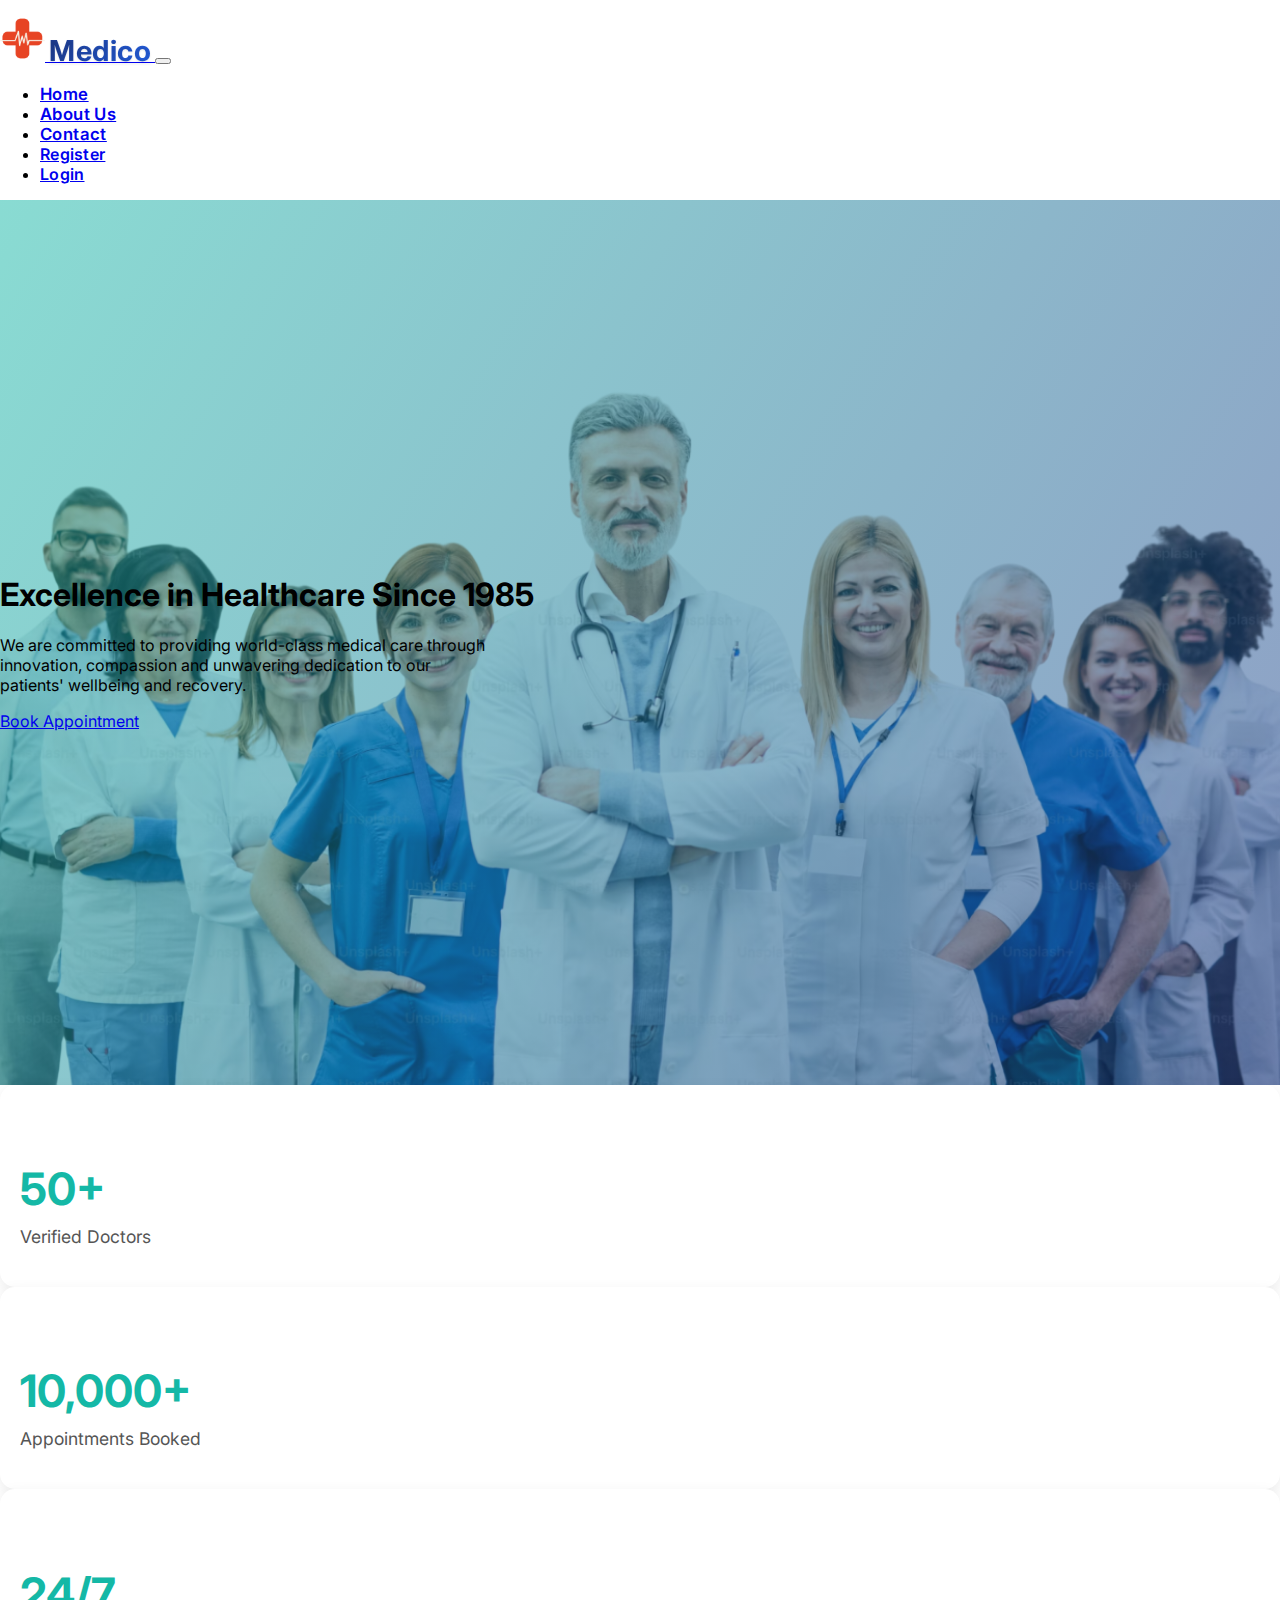
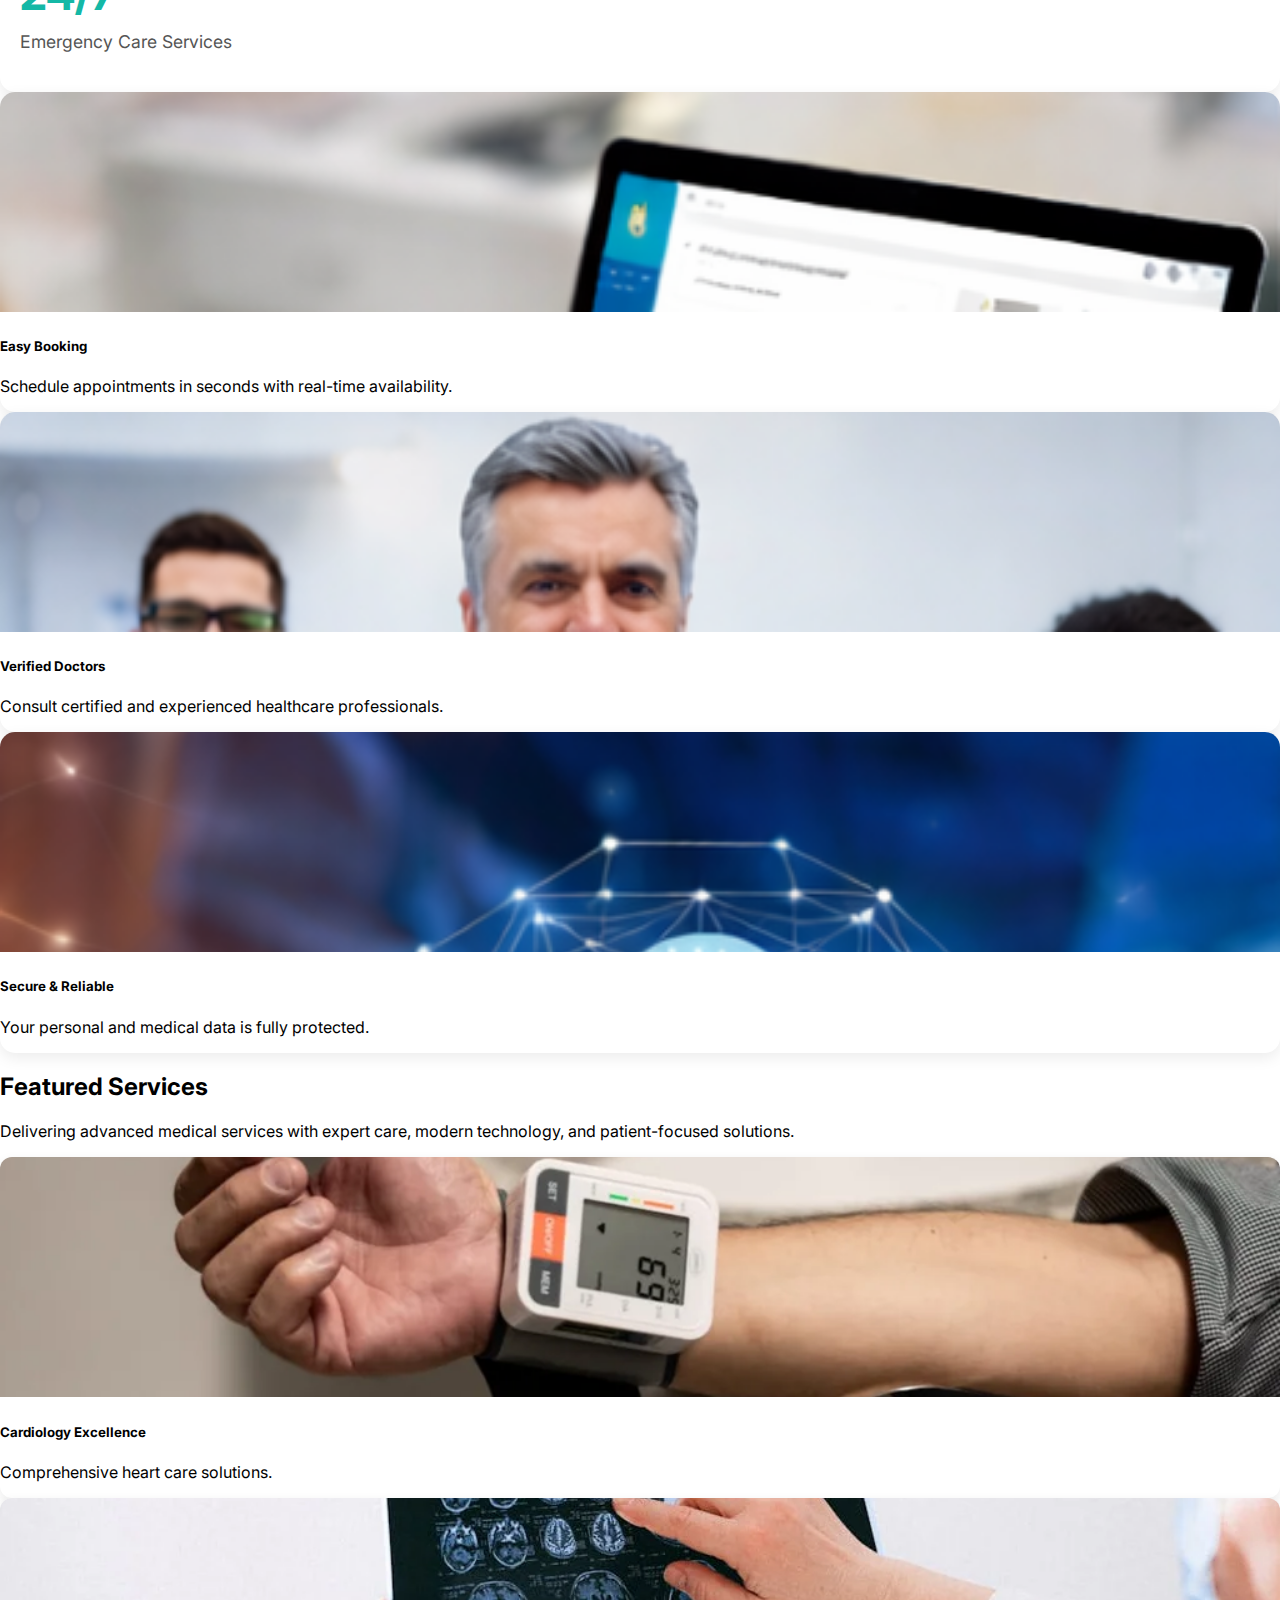
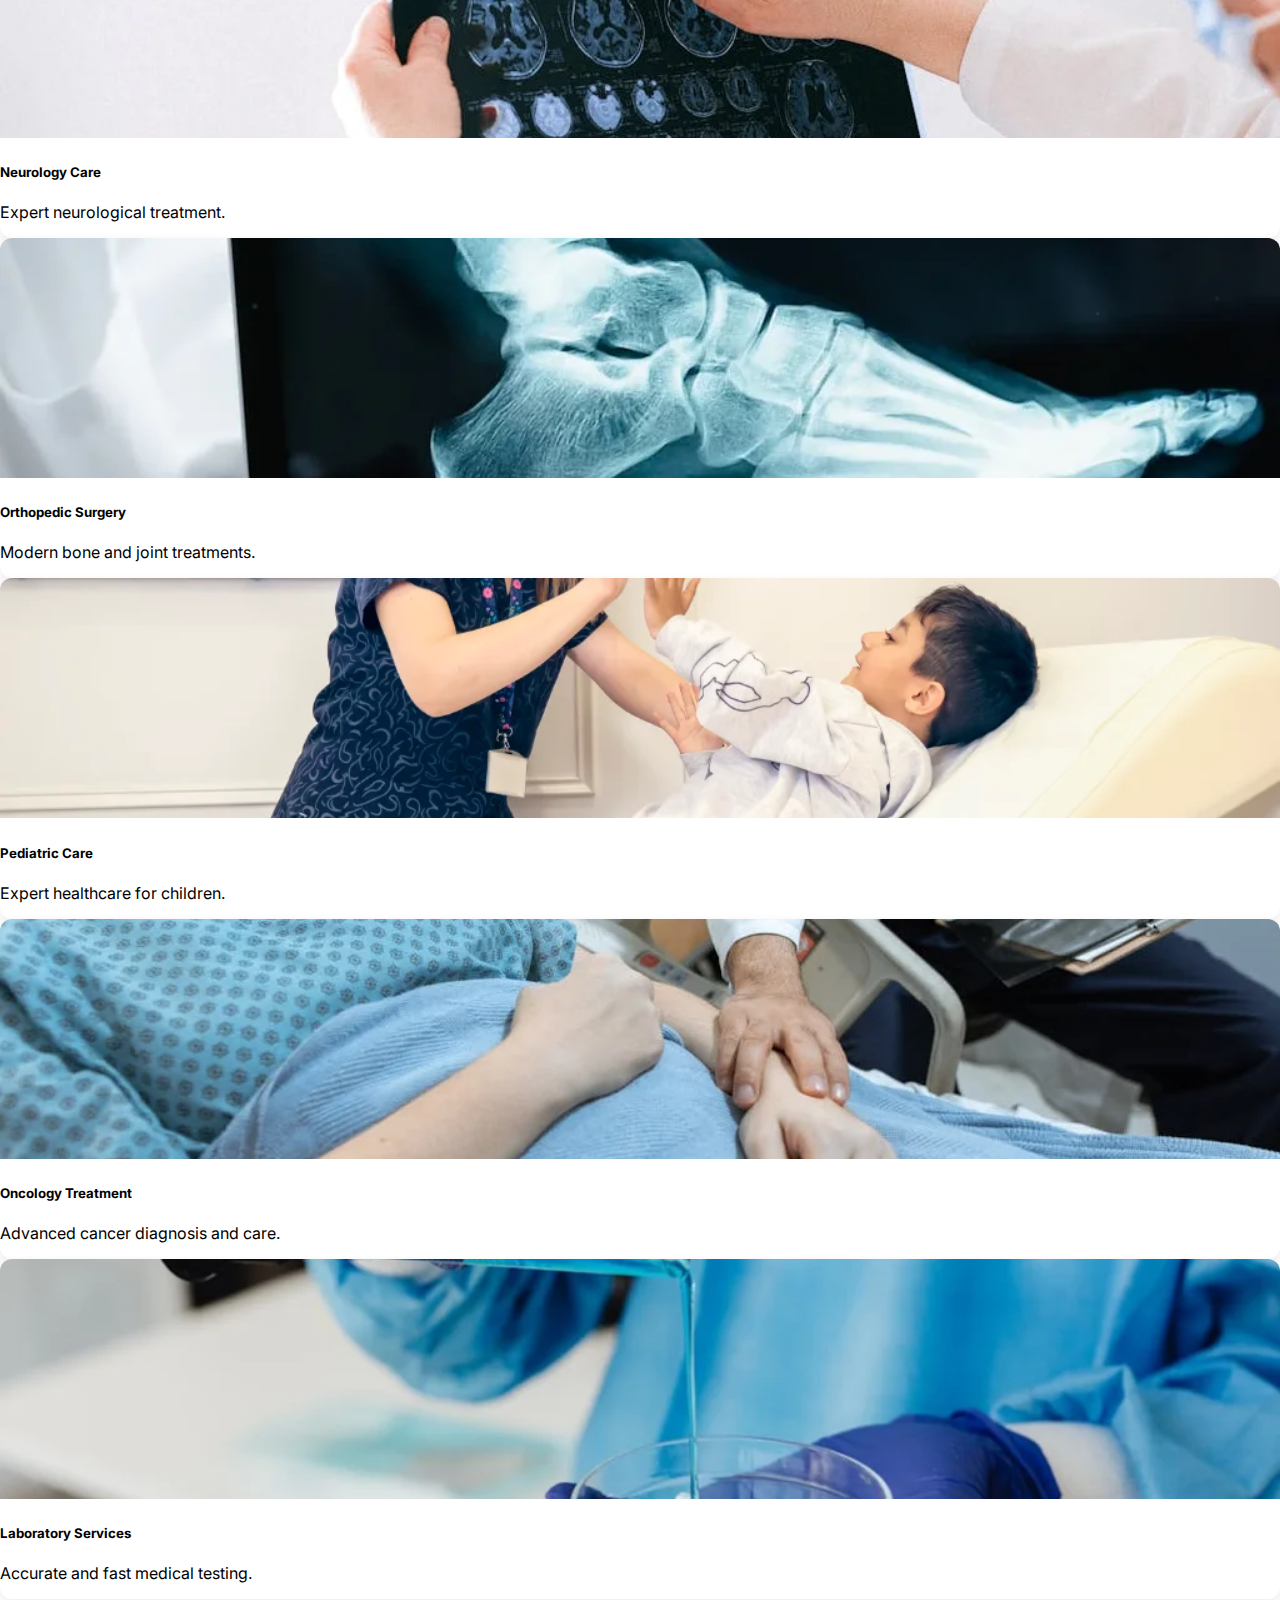
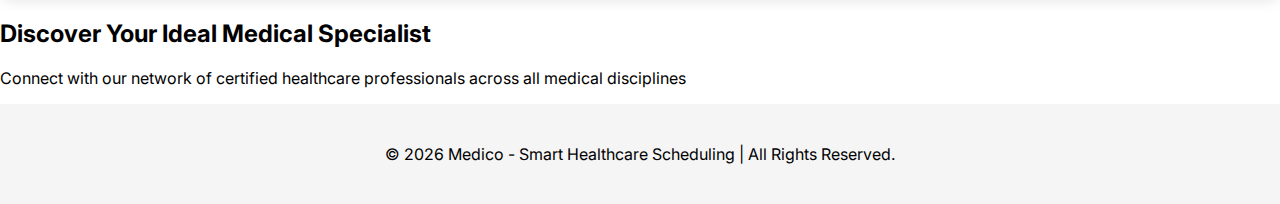
<file: index.html>
<!DOCTYPE html>
<html lang="en">
<head>
    <meta charset="UTF-8">
    <meta name="viewport" content="width=device-width, initial-scale=1.0">
    <link href="https://fonts.googleapis.com/css2?family=Inter:wght@300;400;500;600;700&display=swap" rel="stylesheet">
    <link href="https://cdn.jsdelivr.net/npm/bootstrap@5.3.8/dist/css/bootstrap.min.css" rel="stylesheet" integrity="sha384-sRIl4kxILFvY47J16cr9ZwB07vP4J8+LH7qKQnuqkuIAvNWLzeN8tE5YBujZqJLB" crossorigin="anonymous">
    <script src="https://cdn.jsdelivr.net/npm/bootstrap@5.3.8/dist/js/bootstrap.bundle.min.js" integrity="sha384-FKyoEForCGlyvwx9Hj09JcYn3nv7wiPVlz7YYwJrWVcXK/BmnVDxM+D2scQbITxI" crossorigin="anonymous"></script>
    <title>Medico | Smart Healthcare Scheduling</title>
    <link rel="stylesheet" href="./css/index.css"> 
</head>
<body>
  <!-- NAVBAR -->
  <div class="bg-blur"></div>
  <nav class="navbar navbar-expand-lg navbar-light bg-transparent px-4">
    <a class="navbar-brand d-flex align-items-center gap-2" href="./index.html">
      <img src="./css/img/hospitallogo.png" width="45">
      <span class="brand-text">Medico</span>
    </a>
    <button class="navbar-toggler" type="button" data-bs-toggle="collapse" data-bs-target="#navMenu">
      <span class="navbar-toggler-icon"></span>
    </button>
    <div class="collapse navbar-collapse" id="navMenu">
      <ul class="navbar-nav ms-auto gap-3 text-center">
        <li class="nav-item"><a class="nav-link text-dark" href="./index.html">Home</a></li>
        <li class="nav-item"><a class="nav-link text-dark" href="./About.html">About Us</a></li>
        <li class="nav-item"><a class="nav-link text-dark" href="./Contact.html">Contact</a></li>
        <li class="nav-item"><a href="./Register.html" class="btn btn-primary btn-sm px-3 py-2">Register</a></li>
        <li class="nav-item"><a href="./Login.html" class="btn btn-primary btn-sm px-3 py-2">Login</a></li>
      </ul>
    </div>
  </nav>
  <section class="wel-box">
    <div class="container text-center text-white">
      <h1 class="fw-bold display-4 mb-3">Excellence in Healthcare Since 1985</h1>
      <p class=" fw-semibold lead mb-4">
        We are committed to providing world-class medical care through <br>
        innovation, compassion and unwavering dedication to our<br>
        patients' wellbeing and recovery.
      </p>
      <a href="./Login.html" class="btn btn-primary btn-lg px-4 fw-semibold">Book Appointment</a>
    </div>
  </section>
  <!-- STATS SECTION -->
  <section class="py-5 bg-light">
    <div class="container">
      <div class="row g-4 text-center">
        <!-- STAT 1 -->
        <div class="col-md-4">
          <div class="stat-card">
            <h2 class="stat-number">50+</h2>
            <p class="stat-text">Verified Doctors</p>
          </div>
        </div>
        <!-- STAT 2 -->
        <div class="col-md-4">
          <div class="stat-card">
            <h2 class="stat-number">10,000+</h2>
            <p class="stat-text">Appointments Booked</p>
          </div>
        </div>
        <!-- STAT 3 -->
        <div class="col-md-4">
          <div class="stat-card">
            <h2 class="stat-number">24/7</h2>
            <p class="stat-text">Emergency Care Services</p>
          </div>
        </div>
      </div>
    </div>
  </section>
  <!-- FEATURES SECTION -->
  <section class="py-5 bg-light">
    <div class="container">
      <div class="row g-4">
        <!-- CARD 1 -->
        <div class="col-md-4">
          <div class="feature-card">
            <img src="./css/img/booking.png" class="card-img-top" alt="Easy Booking">
            <div class="p-4">
              <h5 class="fw-bold text-success">Easy Booking</h5>
              <p class="text-muted mb-0">Schedule appointments in seconds with real-time availability.</p>
            </div>
          </div>
        </div>
        <!-- CARD 2 -->
        <div class="col-md-4">
          <div class="feature-card">
            <img src="./css/img/doctors.png" class="card-img-top" alt="Verified Doctors">
            <div class="p-4">
              <h5 class="fw-bold text-success">Verified Doctors</h5>
              <p class="text-muted mb-0">Consult certified and experienced healthcare professionals.</p>
            </div>
          </div>
        </div>
        <!-- CARD 3 -->
        <div class="col-md-4">
          <div class="feature-card">
            <img src="./css/img/security.png" class="card-img-top" alt="Secure Platform">
            <div class="p-4">
              <h5 class="fw-bold text-success">Secure & Reliable</h5>
              <p class="text-muted mb-0">Your personal and medical data is fully protected.</p>
            </div>
          </div>
        </div>
      </div>
    </div>
  </section>
  <!-- Servies Section -->
  <section class="py-5 bg-light">
    <div class="container">
      <h2 class="text-center fw-bold mb-3">Featured Services</h2>
      <p class=" text-center  lead mb-5"> Delivering advanced medical services with expert care, modern technology, and patient-focused solutions. </p>
      <div class="row g-4">
        <!-- Service 1 -->
        <div class="col-md-4">
          <div class="service-card">
            <img src="./css/img/cardiology.jpg" class="service-img">
            <div class="p-4">
              <h5 class="fw-bold text-success">Cardiology Excellence</h5>
              <p class="text-muted">Comprehensive heart care solutions.</p>
            </div>
          </div>
        </div>
        <!-- Service 2 -->
        <div class="col-md-4">
          <div class="service-card">
            <img src="./css/img/neurology.jpg" class="service-img">
            <div class="p-4">
              <h5 class="fw-bold text-success">Neurology Care</h5>
              <p class="text-muted">Expert neurological treatment.</p>
            </div>
          </div>
        </div>
        <!-- Service 3 -->
        <div class="col-md-4">
          <div class="service-card">
            <img src="./css/img/orthopedics.jpg" class="service-img">
            <div class="p-4">
              <h5 class="fw-bold text-success">Orthopedic Surgery</h5>
              <p class="text-muted">Modern bone and joint treatments.</p>
            </div>
          </div>
        </div>
        <!-- Service 4 -->
        <div class="col-md-4">
          <div class="service-card">
            <img src="./css/img/pediatrics.jpg" class="service-img">
            <div class="p-4">
              <h5 class="fw-bold text-success">Pediatric Care</h5>
              <p class="text-muted">Expert healthcare for children.</p>
            </div>
          </div>
        </div>
        <!-- Service 5 -->
        <div class="col-md-4">
          <div class="service-card">
            <img src="./css/img/oncology.jpg" class="service-img">
            <div class="p-4">
              <h5 class="fw-bold text-success">Oncology Treatment</h5>
              <p class="text-muted">Advanced cancer diagnosis and care.</p>
            </div>
          </div>
        </div>
        <!-- Service 6 -->
        <div class="col-md-4">
          <div class="service-card">
            <img src="./css/img/laboratory.jpg" class="service-img">
            <div class="p-4">
              <h5 class="fw-bold text-success">Laboratory Services</h5>
              <p class="text-muted">Accurate and fast medical testing.</p>
            </div>
          </div>
        </div>
      </div>
    </div>
  </section>
  <section class="py-5 bg-light">
    <div class="container">
      <h2 class="text-center fw-bold mb-3">Discover Your Ideal Medical Specialist</h2>
      <p class=" text-center  lead mb-4"> Connect with our network of certified healthcare professionals across all medical disciplines </p>
    </div>
  </section>
  <!-- FOOTER -->
  <footer class="footer">
    <p>© 2026 Medico - Smart Healthcare Scheduling | All Rights Reserved.</p>
  </footer>
</body>
</html>
</file>
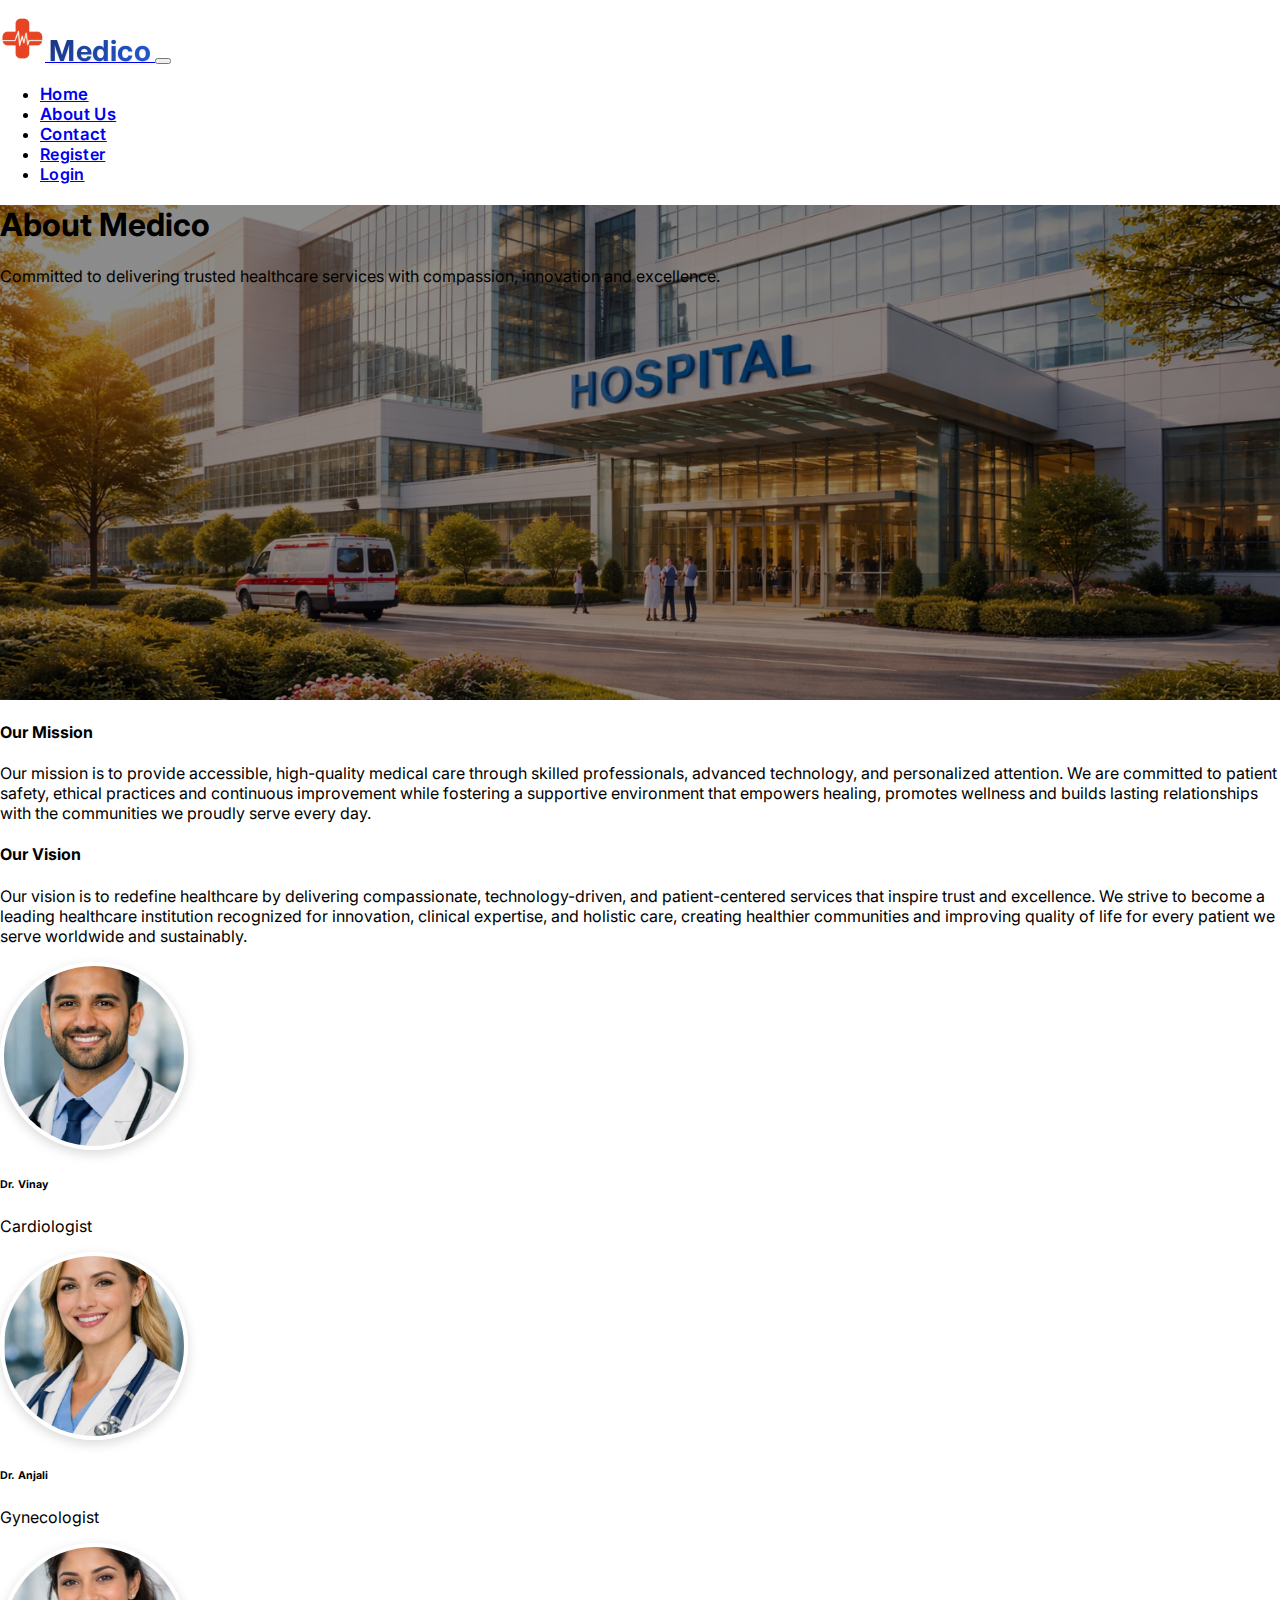
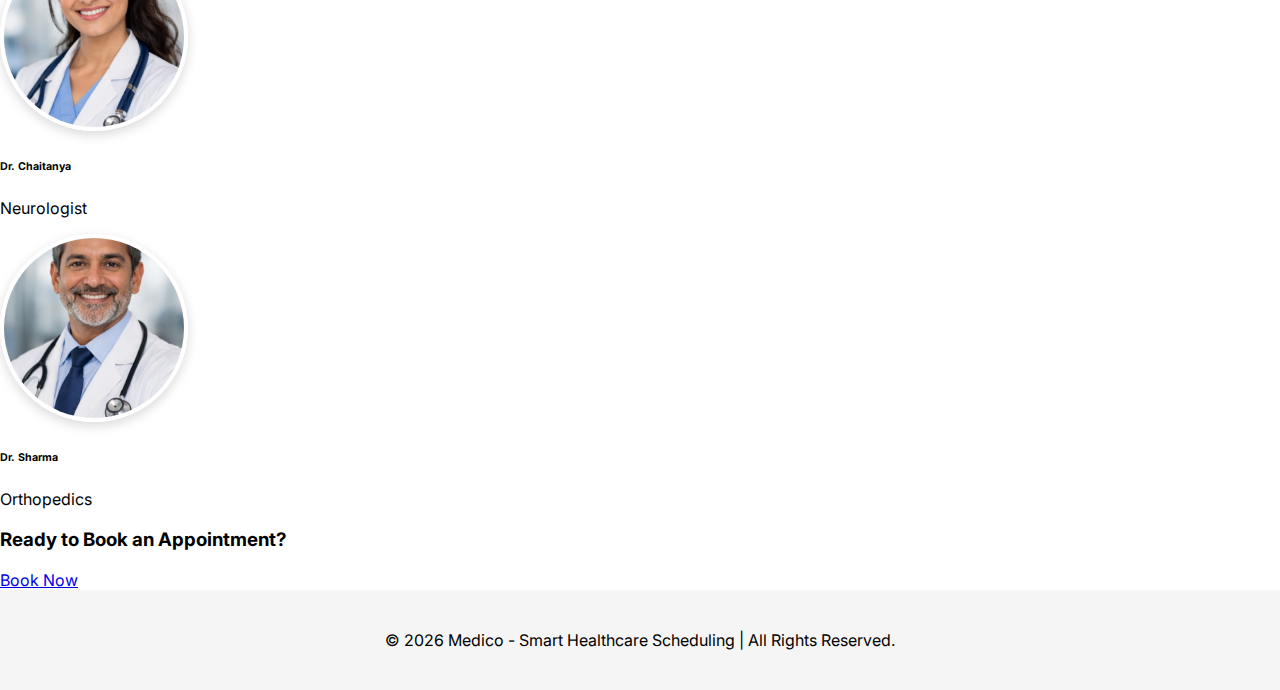
<file: About.html>
<!DOCTYPE html>
<html lang="en">
<head>
    <meta charset="UTF-8">
    <meta name="viewport" content="width=device-width, initial-scale=1.0">
    <link href="https://fonts.googleapis.com/css2?family=Inter:wght@300;400;500;600;700&display=swap" rel="stylesheet">
    <link href="https://cdn.jsdelivr.net/npm/bootstrap@5.3.8/dist/css/bootstrap.min.css" rel="stylesheet" integrity="sha384-sRIl4kxILFvY47J16cr9ZwB07vP4J8+LH7qKQnuqkuIAvNWLzeN8tE5YBujZqJLB" crossorigin="anonymous">
    <script src="https://cdn.jsdelivr.net/npm/bootstrap@5.3.8/dist/js/bootstrap.bundle.min.js" integrity="sha384-FKyoEForCGlyvwx9Hj09JcYn3nv7wiPVlz7YYwJrWVcXK/BmnVDxM+D2scQbITxI" crossorigin="anonymous"></script>
    <title>Medico | Smart Healthcare Scheduling</title>
    <link rel="stylesheet" href="./css/index.css"> 
</head>
<body>
  <!-- NAVBAR -->
  <div class="bg-blur"></div>
  <nav class="navbar navbar-expand-lg navbar-light bg-transparent px-4">
    <a class="navbar-brand d-flex align-items-center gap-2" href="./index.html">
      <img src="./css/img/hospitallogo.png" width="45">
      <span class="brand-text">Medico</span>
    </a>
    <button class="navbar-toggler" type="button" data-bs-toggle="collapse" data-bs-target="#navMenu">
      <span class="navbar-toggler-icon"></span>
    </button>
    <div class="collapse navbar-collapse" id="navMenu">
      <ul class="navbar-nav ms-auto gap-3 text-center">
        <li class="nav-item"><a class="nav-link text-dark" href="./index.html">Home</a></li>
        <li class="nav-item"><a class="nav-link text-dark" href="./About.html">About Us</a></li>
        <li class="nav-item"><a class="nav-link text-dark" href="./Contact.html">Contact</a></li>
        <li class="nav-item"><a href="./Register.html" class="btn btn-primary btn-sm px-3 py-2">Register</a></li>
        <li class="nav-item"><a href="./Login.html" class="btn btn-primary btn-sm px-3 py-2">Login</a></li>
      </ul>
    </div>
  </nav>
  <section class="about-box text-white text-center d-flex align-items-center">
    <div class="container">
      <h1 class="fw-bold ">About Medico</h1>
      <p class="mt-4 fw-semibold">Committed to delivering trusted healthcare services with compassion, innovation and excellence.</p>
    </div>
  </section>
  <section class="py-5 bg-light">
    <div class="container">
      <div class="row text-center g-4">
        <div class="col-md-6">
          <div class="p-4 shadow rounded bg-white">
            <h4 class="fw-bold">Our Mission</h4>
            <p class="text-muted">Our mission is to provide accessible, high-quality medical care through skilled professionals, advanced technology, and personalized attention. We are committed to patient safety, ethical practices and continuous improvement while fostering a supportive environment that empowers healing, promotes wellness and builds lasting relationships with the communities we proudly serve every day.</p>
          </div>
        </div>
        <div class="col-md-6">
          <div class="p-4 shadow rounded bg-white">
            <h4 class="fw-bold">Our Vision</h4>
            <p class="text-muted">Our vision is to redefine healthcare by delivering compassionate, technology-driven, and patient-centered services that inspire trust and excellence. We strive to become a leading healthcare institution recognized for innovation, clinical expertise, and holistic care, creating healthier communities and improving quality of life for every patient we serve worldwide and sustainably.</p>
          </div>
        </div>
      </div>
    </div>
  </section>
  <div class="container py-5">
    <div class="row text-center g-4 justify-content-center">
      <div class="col-12 col-sm-6 col-md-3">
        <img src="./css/img/Doctor1.png" class="doctor-img img-fluid rounded-circle">
        <h6 class="mt-3 fw-bold">Dr. Vinay</h6>
        <p class="text-muted">Cardiologist</p>
      </div>
      <div class="col-12 col-sm-6 col-md-3">
        <img src="./css/img/Doctor2.png" class="doctor-img img-fluid rounded-circle">
        <h6 class="mt-3 fw-bold">Dr. Anjali</h6>
        <p class="text-muted">Gynecologist</p>
      </div>
      <div class="col-12 col-sm-6 col-md-3">
        <img src="./css/img/Doctor3.png" class="doctor-img img-fluid rounded-circle">
        <h6 class="mt-3 fw-bold">Dr. Chaitanya</h6>
        <p class="text-muted">Neurologist</p>
      </div>
      <div class="col-12 col-sm-6 col-md-3">
        <img src="./css/img/Doctor4.png" class="doctor-img img-fluid rounded-circle">
        <h6 class="mt-3 fw-bold">Dr. Sharma</h6>
        <p class="text-muted">Orthopedics</p>
      </div>
    </div>
  </div>
  <section class="py-5 text-center text-white bg-primary">
    <div class="container">
      <h3 class="fw-bold">Ready to Book an Appointment?</h3>
      <a href="./Login.html" class="btn btn-light mt-3 px-4 py-2">Book Now</a>
    </div>
  </section>
  <!-- FOOTER -->
  <footer class="footer">
    <p>© 2026 Medico - Smart Healthcare Scheduling | All Rights Reserved.</p>
  </footer>
</body>
</html>
</file>
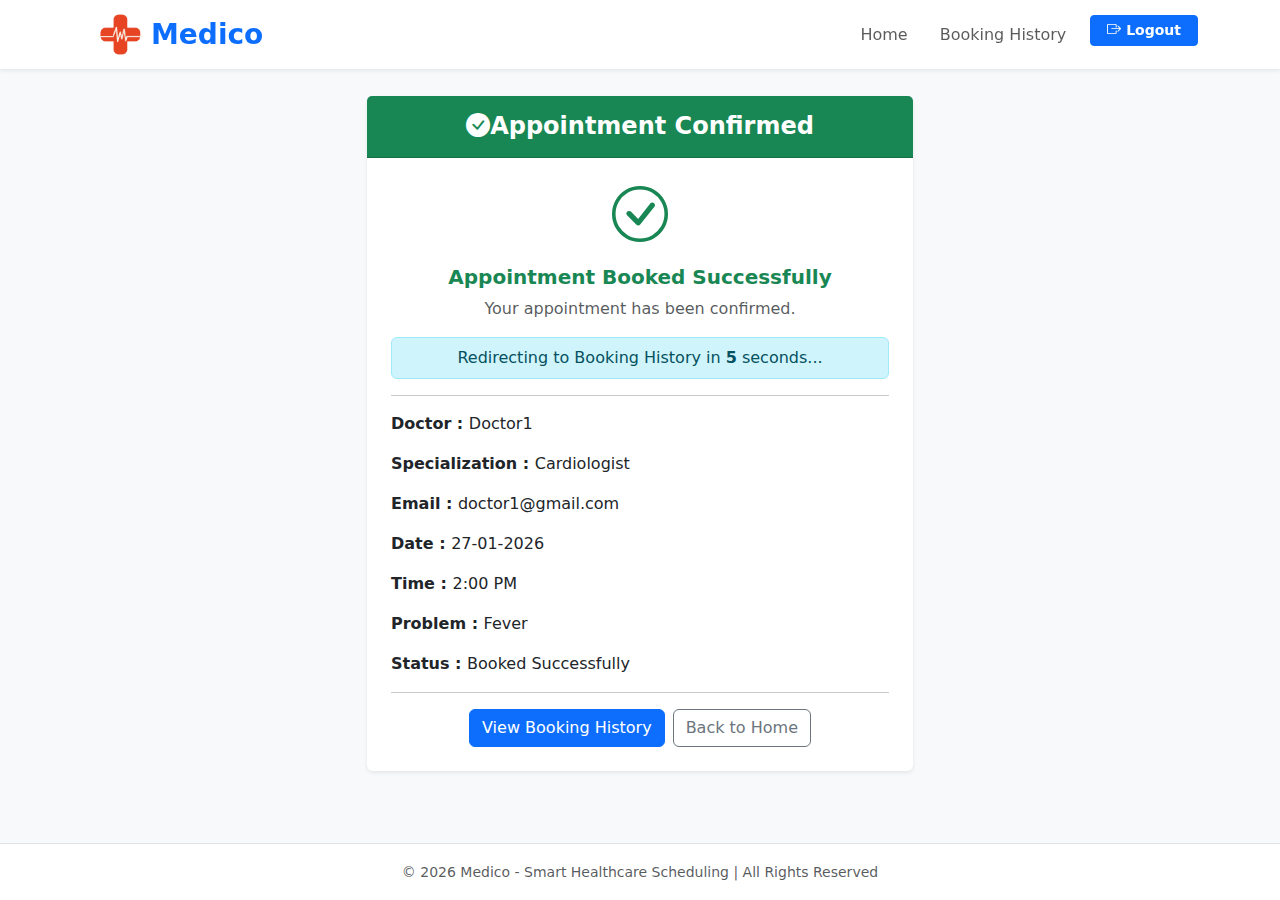
<file: AppointmentSuceess.html>
<!DOCTYPE html>
<html lang="en">
<head>
    <meta charset="UTF-8">
    <title>Appointment Successful | Medico</title>
    <meta name="viewport" content="width=device-width, initial-scale=1">
    <link href="https://cdn.jsdelivr.net/npm/bootstrap@5.3.2/dist/css/bootstrap.min.css" rel="stylesheet">
    <link href="https://cdn.jsdelivr.net/npm/bootstrap-icons/font/bootstrap-icons.css" rel="stylesheet">
    <script src="https://cdn.jsdelivr.net/npm/bootstrap@5.3.2/dist/js/bootstrap.bundle.min.js"></script>
</head>
<body class="bg-light pt-5 d-flex flex-column min-vh-100">
<nav class="navbar navbar-expand-lg navbar-light bg-white shadow-sm fixed-top">
    <div class="container">
        <a class="navbar-brand d-flex align-items-center px-3 py-1 rounded" href="./PatientDashboard.html">
            <img src="./css/img/hospitallogo.png" width="45" alt="Medico Logo" class="me-2">
            <span class="fw-bold text-primary fs-3">Medico</span>
        </a>
        <button class="navbar-toggler" type="button" data-bs-toggle="collapse" data-bs-target="#patientNavbar">
            <span class="navbar-toggler-icon"></span>
        </button>
        <div class="collapse navbar-collapse" id="patientNavbar">
            <ul class="navbar-nav ms-lg-auto text-center gap-lg-3">
                <li class="nav-item"><a class="nav-link fw-medium" href="./PatientDashboard.html">Home</a></li>
                <li class="nav-item"><a class="nav-link fw-medium" href="./Booking-history.html">Booking History</a></li>
                <li class="nav-item"><a class="btn btn-primary btn-sm px-3 fw-semibold" href="./LogoutSuccessful.html"><i class="bi bi-box-arrow-right"></i> Logout</a></li>
            </ul>
        </div>
    </div>
</nav>
<!-- ================= CONTENT ================= -->
<div class="container py-4 mt-4">
    <div class="row justify-content-center">
        <div class="col-md-7 col-lg-6">
            <div class="card shadow-sm border-0">
                <!-- Header -->
                <div class="card-header bg-success text-white text-center py-3">
                    <h4 class="mb-0 fw-semibold"><i class="bi bi-check-circle-fill"></i>Appointment Confirmed</h4>
                </div>
                <div class="card-body p-4 text-center">
                    <!-- Success Message -->
                    <div class="mb-3 text-success">
                        <i class="bi bi-check-circle display-4"></i>
                    </div>
                    <h5 class="fw-semibold text-success">Appointment Booked Successfully</h5>
                    <p class="text-muted mb-3">Your appointment has been confirmed.</p>
                    <!-- Countdown -->
                    <div class="alert alert-info py-2">
                        Redirecting to Booking History in
                        <strong><span id="countdown">5</span></strong> seconds...
                    </div>
                    <hr>
                    <!-- Appointment Details -->
                    <div class="text-start">
                        <p><strong>Doctor : </strong> Doctor1 </p>
                        <p><strong>Specialization : </strong> Cardiologist </p>
                        <p><strong>Email : </strong> doctor1@gmail.com </p>
                        <p><strong>Date : </strong> 27-01-2026 </p> 
                        <p><strong>Time : </strong> 2:00 PM </p>
                        <p><strong>Problem : </strong> Fever </p>
                        <p><strong>Status : </strong> Booked Successfully </p>
                    </div>
                    <hr>
                    <!-- Buttons -->
                    <div class="d-grid gap-2 d-md-flex justify-content-md-center">
                        <a href="./Booking-history.html" class="btn btn-primary">View Booking History</a>
                        <a href="./PatientDashboard.html" class="btn btn-outline-secondary">Back to Home</a>
                    </div>
                    <script>
                        let seconds = 5;
                        const countdownElement = document.getElementById("countdown");
                        const timer = setInterval(function () {
                            seconds--;
                            countdownElement.textContent = seconds;
                            if (seconds <= 0) {
                                clearInterval(timer);
                                window.location.href = "./PatientDashboard.html";
                            }
                        }, 1000);
                    </script>
                </div>
            </div>
        </div>
    </div>
</div>

<!-- FOOTER -->
<footer class="bg-white border-top text-center py-3 mt-auto">
    <small class="text-muted">
        © 2026 Medico - Smart Healthcare Scheduling | All Rights Reserved
    </small>
</footer>
</body>
</html>
</file>
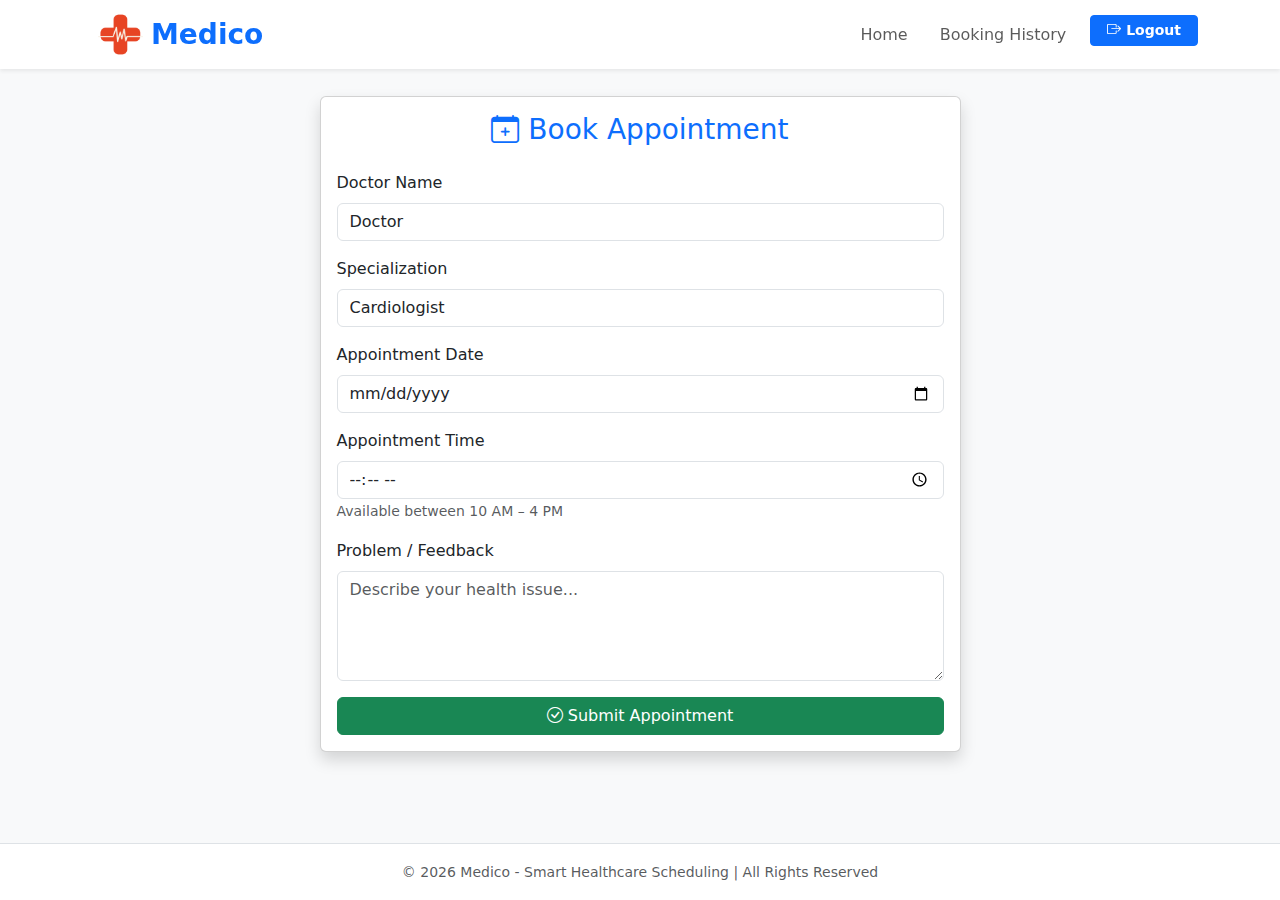
<file: Book-appointment.html>
<!DOCTYPE html>
<html lang="en">
<head>
    <meta charset="UTF-8">
    <title>Book Appointment | Medico</title>
    <meta name="viewport" content="width=device-width, initial-scale=1">
    <link href="https://cdn.jsdelivr.net/npm/bootstrap@5.3.2/dist/css/bootstrap.min.css" rel="stylesheet">
    <link href="https://cdn.jsdelivr.net/npm/bootstrap-icons/font/bootstrap-icons.css" rel="stylesheet">
    <script src="https://cdn.jsdelivr.net/npm/bootstrap@5.3.2/dist/js/bootstrap.bundle.min.js"></script>
</head>
<body class="bg-light pt-5 d-flex flex-column min-vh-100">
<nav class="navbar navbar-expand-lg navbar-light bg-white shadow-sm fixed-top">
    <div class="container">
        <a class="navbar-brand d-flex align-items-center px-3 py-1 rounded" href="./PatientDashboard.html">
            <img src="./css/img/hospitallogo.png" width="45" alt="Medico Logo" class="me-2">
            <span class="fw-bold text-primary fs-3">Medico</span>
        </a>
        <button class="navbar-toggler" type="button" data-bs-toggle="collapse" data-bs-target="#patientNavbar">
            <span class="navbar-toggler-icon"></span>
        </button>
        <div class="collapse navbar-collapse" id="patientNavbar">
            <ul class="navbar-nav ms-lg-auto text-center gap-lg-3">
                <li class="nav-item"><a class="nav-link fw-medium" href="./PatientDashboard.html">Home</a></li>
                <li class="nav-item"><a class="nav-link fw-medium" href="./Booking-history.html">Booking History</a></li>
                <li class="nav-item"><a class="btn btn-primary btn-sm px-3 fw-semibold" href="./LogoutSuccessful.html"><i class="bi bi-box-arrow-right"></i> Logout</a></li>
            </ul>
        </div>
    </div>
</nav>
<!-- Booking Form -->
<div class="container my-5">
    <div class="row justify-content-center">
        <div class="col-md-7">
            <div class="card shadow">
                <div class="card-body">
                    <h3 class="text-center mb-4 text-primary"><i class="bi bi-calendar-plus"></i> Book Appointment</h3>
                    <form action="./AppointmentSuceess.html">
                        <div class="mb-3">
                            <label class="form-label">Doctor Name</label>
                            <input type="text" class="form-control" value="Doctor" readonly>
                        </div>
                        <div class="mb-3">
                            <label class="form-label">Specialization</label>
                            <input type="text" class="form-control" value="Cardiologist" readonly>
                        </div>
                        <div class="mb-3">
                            <label class="form-label">Appointment Date</label>
                            <input type="date" class="form-control" required>
                        </div>
                        <div class="mb-3">
                            <label class="form-label">Appointment Time</label>
                            <input type="time" class="form-control" min="10:00" max="16:00" required>
                            <small class="text-muted">Available between 10 AM – 4 PM</small>
                        </div>
                        <div class="mb-3">
                            <label class="form-label">Problem / Feedback</label>
                            <textarea class="form-control" rows="4" placeholder="Describe your health issue..." required></textarea>
                        </div>
                        <div class="d-grid">
                            <button type="submit" class="btn btn-success">
                                <i class="bi bi-check-circle"></i> Submit Appointment
                            </button>
                        </div>
                    </form>
                </div>
            </div>
        </div>
    </div>
</div>
<!-- FOOTER -->
<footer class="bg-white border-top text-center py-3 mt-auto">
    <small class="text-muted">
        © 2026 Medico - Smart Healthcare Scheduling | All Rights Reserved
    </small>
</footer>
</body>
</html>
</file>
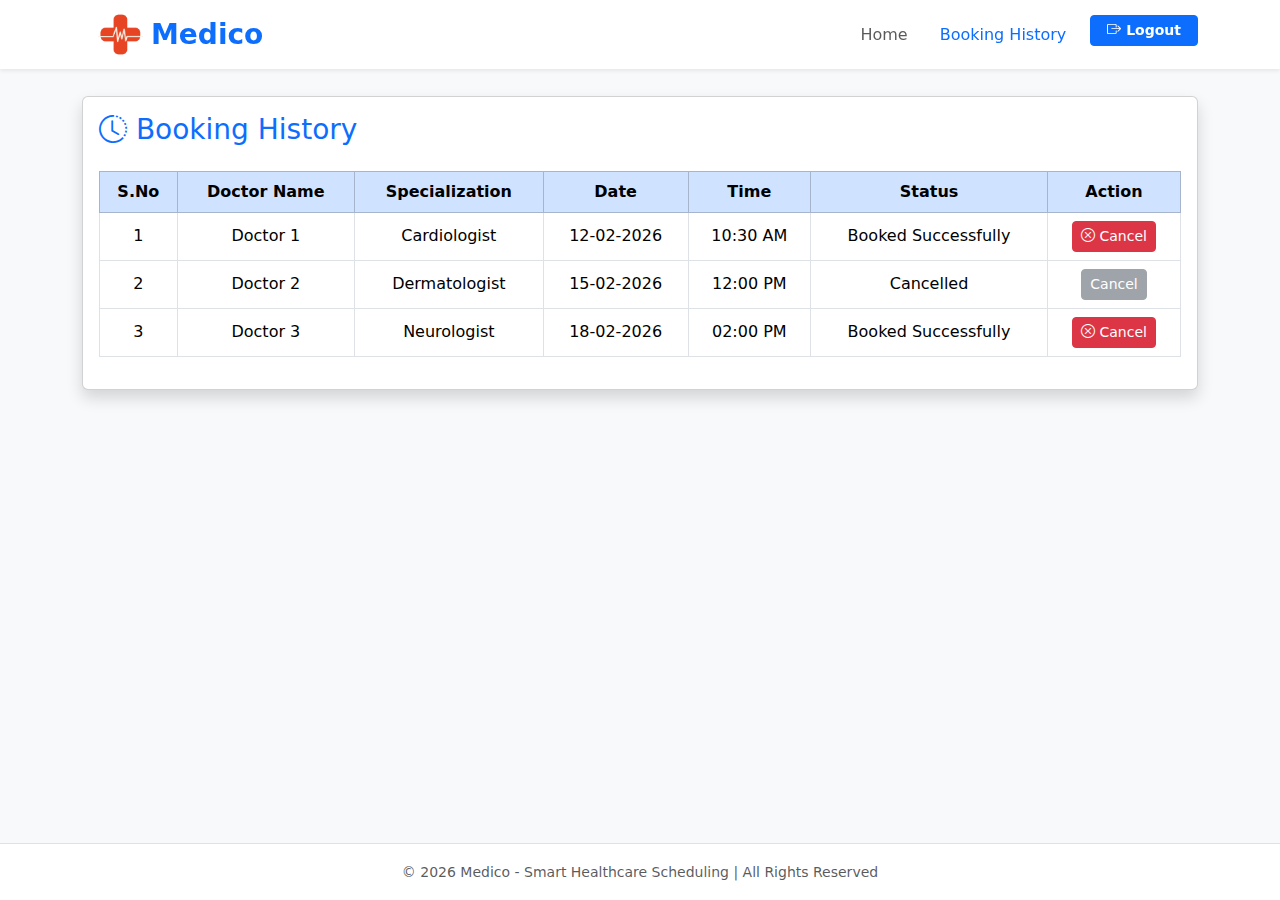
<file: Booking-history.html>
<!DOCTYPE html>
<html lang="en">
<head>
    <meta charset="UTF-8">
    <title>Booking History | Medico</title>
    <meta name="viewport" content="width=device-width, initial-scale=1">
    <link href="https://cdn.jsdelivr.net/npm/bootstrap@5.3.2/dist/css/bootstrap.min.css" rel="stylesheet">
    <link href="https://cdn.jsdelivr.net/npm/bootstrap-icons/font/bootstrap-icons.css" rel="stylesheet">
    <script src="https://cdn.jsdelivr.net/npm/bootstrap@5.3.2/dist/js/bootstrap.bundle.min.js"></script>
</head>
<body class="bg-light pt-5 d-flex flex-column min-vh-100">
<nav class="navbar navbar-expand-lg navbar-light bg-white shadow-sm fixed-top">
    <div class="container">
        <a class="navbar-brand d-flex align-items-center px-3 py-1 rounded" href="./PatientDashboard.html">
            <img src="./css/img/hospitallogo.png" width="45" alt="Medico Logo" class="me-2">
            <span class="fw-bold text-primary fs-3">Medico</span>
        </a>
        <button class="navbar-toggler" type="button" data-bs-toggle="collapse" data-bs-target="#patientNavbar">
            <span class="navbar-toggler-icon"></span>
        </button>
        <div class="collapse navbar-collapse" id="patientNavbar">
            <ul class="navbar-nav ms-lg-auto text-center gap-lg-3">
                <li class="nav-item"><a class="nav-link fw-medium" href="./PatientDashboard.html">Home</a></li>
                <li class="nav-item"><a class="nav-link fw-medium active text-primary" href="./Booking-history.html">Booking History</a></li>
                <li class="nav-item"><a class="btn btn-primary btn-sm px-3 fw-semibold" href="./LogoutSuccessful.html"><i class="bi bi-box-arrow-right"></i> Logout</a></li>
            </ul>
        </div>
    </div>
</nav>
<!-- Booking History -->
<div class="container my-5">
    <div class="card shadow">
        <div class="card-body">
            <h3 class="mb-4 text-primary">
                <i class="bi bi-clock-history"></i> Booking History
            </h3>
            <div class="table-responsive">
                <table class="table table-bordered text-center align-middle">
                    <thead class="table-primary">
                        <tr>
                            <th>S.No</th>
                            <th>Doctor Name</th>
                            <th>Specialization</th>
                            <th>Date</th>
                            <th>Time</th>
                            <th>Status</th>
                            <th>Action</th>
                        </tr>
                    </thead>
                    <tbody>
                        <tr>
                            <td>1</td>
                            <td>Doctor 1</td>
                            <td>Cardiologist</td>
                            <td>12-02-2026</td>
                            <td>10:30 AM</td>
                            <td><span class="status-success">Booked Successfully</span></td>
                            <td>
                                <button class="btn btn-danger btn-sm"><i class="bi bi-x-circle"></i> Cancel</button>
                            </td>
                        </tr>
                        <tr>
                            <td>2</td>
                            <td>Doctor 2</td>
                            <td>Dermatologist</td>
                            <td>15-02-2026</td>
                            <td>12:00 PM</td>
                            <td><span class="status-cancel">Cancelled</span></td>
                            <td>
                                <button class="btn btn-secondary btn-sm" disabled>Cancel</button>
                            </td>
                        </tr>
                        <tr>
                            <td>3</td>
                            <td>Doctor 3</td>
                            <td>Neurologist</td>
                            <td>18-02-2026</td>
                            <td>02:00 PM</td>
                            <td><span class="status-success">Booked Successfully</span></td>
                            <td>
                                <button class="btn btn-danger btn-sm"><i class="bi bi-x-circle"></i> Cancel</button>
                            </td>
                        </tr>
                    </tbody>
                </table>
            </div>

        </div>
    </div>
</div>
<!-- FOOTER -->
<footer class="bg-white border-top text-center py-3 mt-auto">
    <small class="text-muted">
        © 2026 Medico - Smart Healthcare Scheduling | All Rights Reserved
    </small>
</footer>
</body>
</html>
</file>
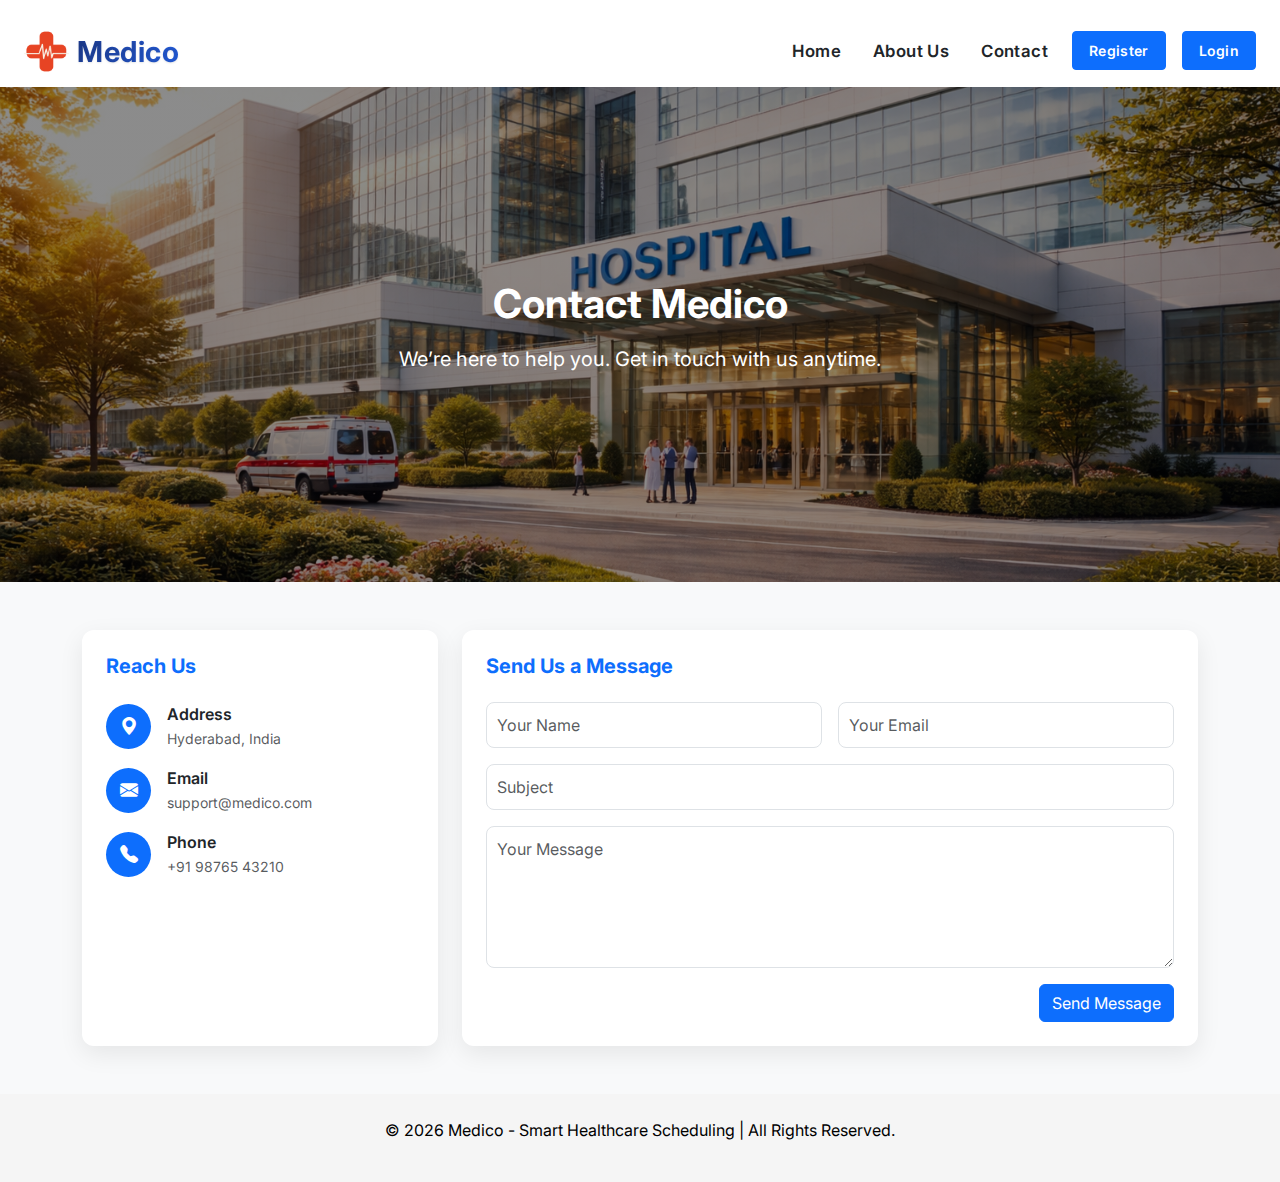
<file: Contact.html>
<!DOCTYPE html>
<html lang="en">
<head>
  <meta charset="UTF-8">
  <title>Contact Us | Medico</title>
  <meta name="viewport" content="width=device-width, initial-scale=1.0">
  <link href="https://fonts.googleapis.com/css2?family=Inter:wght@300;400;500;600;700&display=swap" rel="stylesheet">
  <link href="https://cdn.jsdelivr.net/npm/bootstrap@5.3.8/dist/css/bootstrap.min.css" rel="stylesheet">
  <link href="https://cdn.jsdelivr.net/npm/bootstrap-icons@1.11.1/font/bootstrap-icons.css" rel="stylesheet">
  <script src="https://cdn.jsdelivr.net/npm/bootstrap@5.3.8/dist/js/bootstrap.bundle.min.js"></script>
  <link rel="stylesheet" href="./css/index.css">
</head>
<body>
  <!-- NAVBAR -->
  <div class="bg-blur"></div>
  <nav class="navbar navbar-expand-lg navbar-light bg-transparent px-4">
    <a class="navbar-brand d-flex align-items-center gap-2" href="./index.html">
      <img src="./css/img/hospitallogo.png" width="45">
      <span class="brand-text">Medico</span>
    </a>
    <button class="navbar-toggler" type="button" data-bs-toggle="collapse" data-bs-target="#navMenu">
      <span class="navbar-toggler-icon"></span>
    </button>
    <div class="collapse navbar-collapse" id="navMenu">
      <ul class="navbar-nav ms-auto gap-3 text-center">
        <li class="nav-item"><a class="nav-link text-dark" href="./index.html">Home</a></li>
        <li class="nav-item"><a class="nav-link text-dark" href="./About.html">About Us</a></li>
        <li class="nav-item"><a class="nav-link text-dark" href="./Contact.html">Contact</a></li>
        <li class="nav-item"><a href="./Register.html" class="btn btn-primary btn-sm px-3 py-2">Register</a></li>
        <li class="nav-item"><a href="./Login.html" class="btn btn-primary btn-sm px-3 py-2">Login</a></li>
      </ul>
    </div>
  </nav>
  <section class="contact-box text-white text-center d-flex align-items-center">
    <div class="container">
      <h1 class="fw-bold">Contact Medico</h1>
      <p class="mt-3 fs-5">We’re here to help you. Get in touch with us anytime.</p>
    </div>
  </section>
  <section class="py-5 bg-light">
    <div class="container">
      <div class="row g-4">
        <div class="col-md-4">
          <div class="contact-card p-4 h-100">
            <h5 class="fw-bold mb-4 text-primary">Reach Us</h5>
            <div class="d-flex gap-3 mb-3 align-items-center">
              <div class="contact-icon">
                <i class="bi bi-geo-alt-fill"></i>
              </div>
              <div>
                <p class="fw-semibold mb-0">Address</p>
                <small class="text-muted">Hyderabad, India</small>
              </div>
            </div>
            <div class="d-flex gap-3 mb-3 align-items-center">
              <div class="contact-icon">
                <i class="bi bi-envelope-fill"></i>
              </div>
              <div>
                <p class="fw-semibold mb-0">Email</p>
                <small class="text-muted">support@medico.com</small>
              </div>
            </div>
            <div class="d-flex gap-3 align-items-center">
              <div class="contact-icon">
                <i class="bi bi-telephone-fill"></i>
              </div>
              <div>
                <p class="fw-semibold mb-0">Phone</p>
                <small class="text-muted">+91 98765 43210</small>
              </div>
            </div>
          </div>
        </div>
        <!-- CONTACT FORM -->
        <div class="col-md-8">
          <div class="contact-card p-4">
            <h5 class="fw-bold mb-4 text-primary">Send Us a Message</h5>
            <form>
              <div class="row g-3">
                <div class="col-md-6">
                  <input type="text" class="form-control" placeholder="Your Name" required>
                </div>
                <div class="col-md-6">
                  <input type="email" class="form-control" placeholder="Your Email" required>
                </div>
                <div class="col-12">
                  <input type="text" class="form-control" placeholder="Subject">
                </div>
                <div class="col-12">
                  <textarea class="form-control" rows="5" placeholder="Your Message" required></textarea>
                </div>
                <div class="col-12 text-end">
                  <button type="submit" class="btn btn-primary">
                    Send Message
                  </button>
                </div>
              </div>
            </form>
          </div>
        </div>
      </div>
    </div>
  </section>
  <!-- FOOTER -->
  <footer  class="footer">
    <p>© 2026 Medico - Smart Healthcare Scheduling | All Rights Reserved.</p>
  </footer>
</body>
</html>
</file>
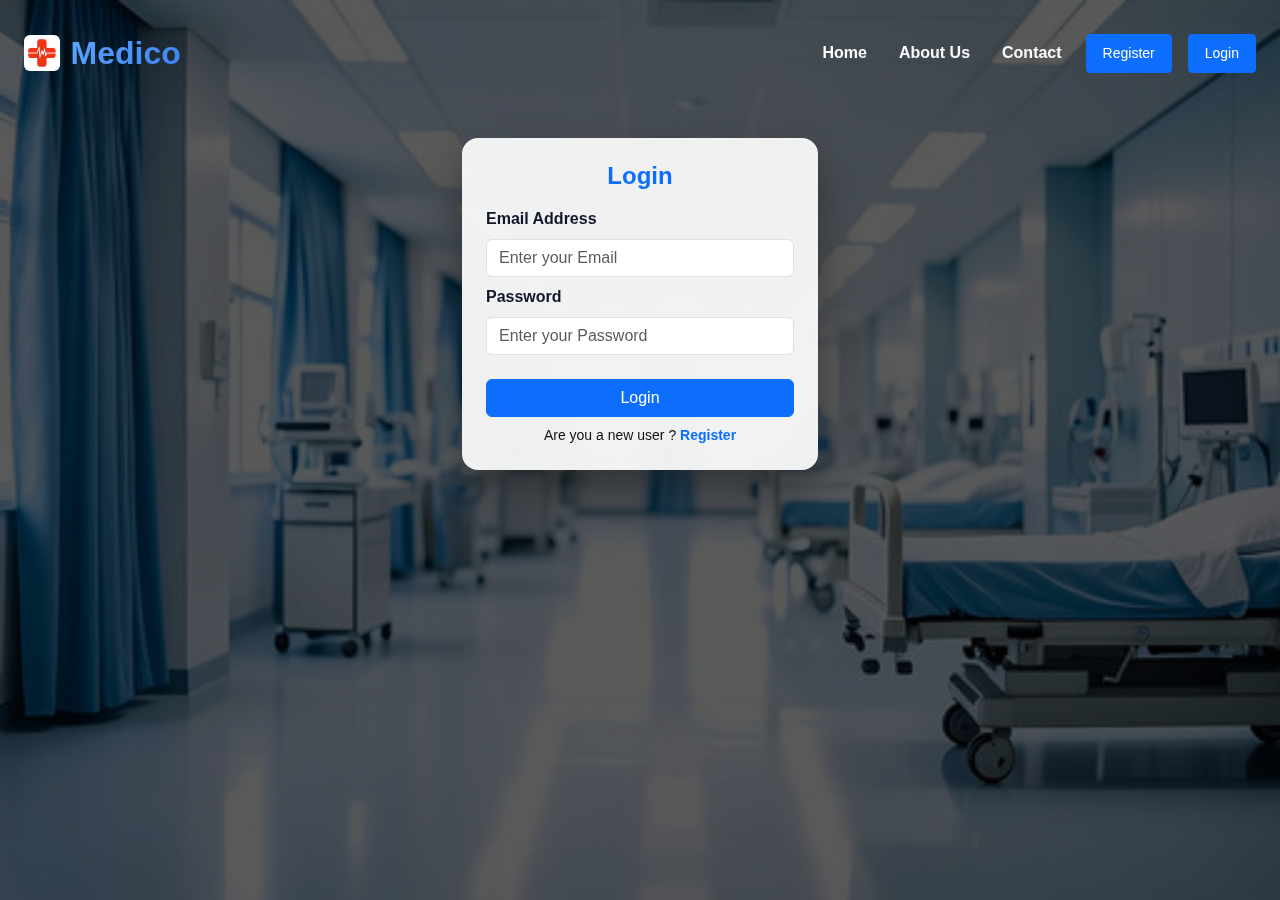
<file: Login.html>
<!DOCTYPE html>
<html lang="en">
<head>
  <meta charset="UTF-8">
  <title>Login</title>
  <meta name="viewport" content="width=device-width, initial-scale=1">
  <link href="https://cdn.jsdelivr.net/npm/bootstrap@5.3.2/dist/css/bootstrap.min.css" rel="stylesheet">
  <link rel="stylesheet" href="./css/forms.css">
  <script src="https://cdn.jsdelivr.net/npm/bootstrap@5.3.2/dist/js/bootstrap.bundle.min.js"></script>
</head>
<body>
    <!-- NAVBAR -->
    <nav class="navbar navbar-expand-lg navbar-dark px-4 py-2">
        <a class="navbar-brand" href="./index.html">
            <img src="./css/img/logo.jpg" alt="Medico Logo">
            <span class="brand-text">Medico</span>
        </a>
        <button class="navbar-toggler" type="button" data-bs-toggle="collapse" data-bs-target="#navMenu">
            <span class="navbar-toggler-icon"></span>
        </button>
        <div class="collapse navbar-collapse" id="navMenu">
            <ul class="navbar-nav ms-auto gap-3 text-center align-items-center">
            <li class="nav-item"><a class="nav-link" href="./index.html">Home</a></li>
            <li class="nav-item"><a class="nav-link" href="./About.html">About Us</a></li>
            <li class="nav-item"><a class="nav-link" href="./Contact.html">Contact</a></li>
            <li class="nav-item"><a href="Register.html" class="btn btn-primary btn-sm px-3 py-2">Register</a></li>
            <li class="nav-item"><a href="Login.html" class="btn btn-primary btn-sm px-3 py-2">Login</a></li>
            </ul>
        </div>
    </nav>
    <!-- LOGIN SECTION -->
    <section class="d-flex align-items-center justify-content-center py-5">
        <div class="container">
            <div class="row justify-content-center">
                <div class="col-sm-10 col-md-6 col-lg-4">
                    <div class="glass-card p-4">
                        <h4 class="text-center fw-bold text-primary mb-3">Login</h4>
                        <form action="./PatientDashboard.html">
                            <div class="mb-2">
                            <label class="form-label fw-semibold">Email Address</label>
                            <input type="email" class="form-control" placeholder="Enter your Email" required>
                            </div>
                            <div class="mb-4">
                            <label class="form-label fw-semibold">Password</label>
                            <input type="password" class="form-control" placeholder="Enter your Password" required>
                            </div>
                            <div class="d-grid mb-2">
                            <button type="submit" class="btn btn-primary">Login</button>
                            </div>
                            <div class="text-center small">
                            Are you a new user ?
                            <a href="Register.html" class="fw-semibold text-decoration-none">Register</a>
                            </div>
                        </form>
                    </div>
                </div>
            </div>
        </div>
    </section>
</body>
</html>
</file>
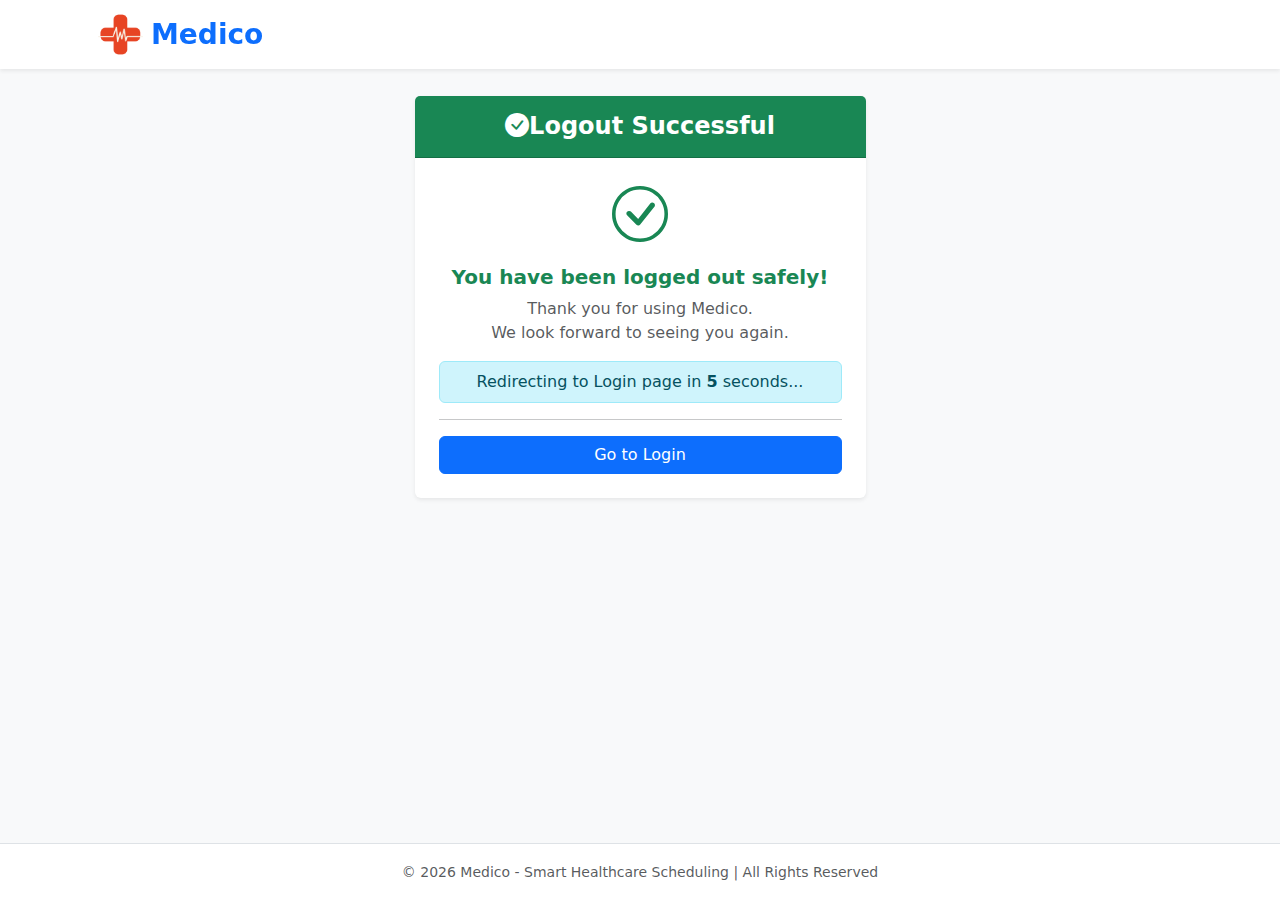
<file: LogoutSuccessful.html>
<!DOCTYPE html>
<html lang="en">
<head>
    <meta charset="UTF-8">
    <title>Logout Successful | Medico</title>
    <meta name="viewport" content="width=device-width, initial-scale=1">
    <link href="https://cdn.jsdelivr.net/npm/bootstrap@5.3.2/dist/css/bootstrap.min.css" rel="stylesheet">
    <link href="https://cdn.jsdelivr.net/npm/bootstrap-icons/font/bootstrap-icons.css" rel="stylesheet">
</head>
<body class="bg-light pt-5 d-flex flex-column min-vh-100">
<!-- NAVBAR -->
<nav class="navbar navbar-expand-lg navbar-light bg-white shadow-sm fixed-top">
    <div class="container">
        <a class="navbar-brand d-flex align-items-center px-3 py-1 rounded" href="./index.html">
            <img src="./css/img/hospitallogo.png" width="45" alt="Medico Logo" class="me-2">
            <span class="fw-bold text-primary fs-3">Medico</span>
        </a>
    </div>
</nav>
<!-- LOGOUT SUCCESS SECTION -->
<div class="container py-4 mt-4">
    <div class="row justify-content-center">
        <div class="col-md-6 col-lg-5">
            <div class="card shadow-sm border-0">
                <!-- Header -->
                <div class="card-header bg-success text-white text-center py-3">
                    <h4 class="mb-0 fw-semibold"><i class="bi bi-check-circle-fill"></i>Logout Successful</h4>
                </div>
                <div class="card-body p-4 text-center">
                    <!-- Icon -->
                    <div class="mb-3 text-success">
                        <i class="bi bi-check-circle display-4"></i>
                    </div>
                    <h5 class="fw-semibold text-success">You have been logged out safely!</h5>
                    <p class="text-muted mt-2">
                        Thank you for using Medico.<br>
                        We look forward to seeing you again.
                    </p>
                    <!-- Countdown -->
                    <div class="alert alert-info py-2">
                        Redirecting to Login page in
                        <strong><span id="countdown">5</span></strong> seconds...
                    </div>
                    <hr>
                    <!-- Button -->
                    <div class="d-grid">
                        <a href="./Login.html" class="btn btn-primary">Go to Login</a>
                    </div>
                </div>
            </div>
        </div>
    </div>
</div>
<!-- FOOTER -->
<footer class="bg-white border-top text-center py-3 mt-auto">
    <small class="text-muted">
        © 2026 Medico - Smart Healthcare Scheduling | All Rights Reserved
    </small>
</footer>
<script>
    let seconds = 5;
    const countdownElement = document.getElementById("countdown");
    const timer = setInterval(function () {
        seconds--;
        countdownElement.textContent = seconds;

        if (seconds <= 0) {
            clearInterval(timer);
            window.location.href = "./Login.html";
        }
    }, 1000);
</script>

</body>
</html>
</file>
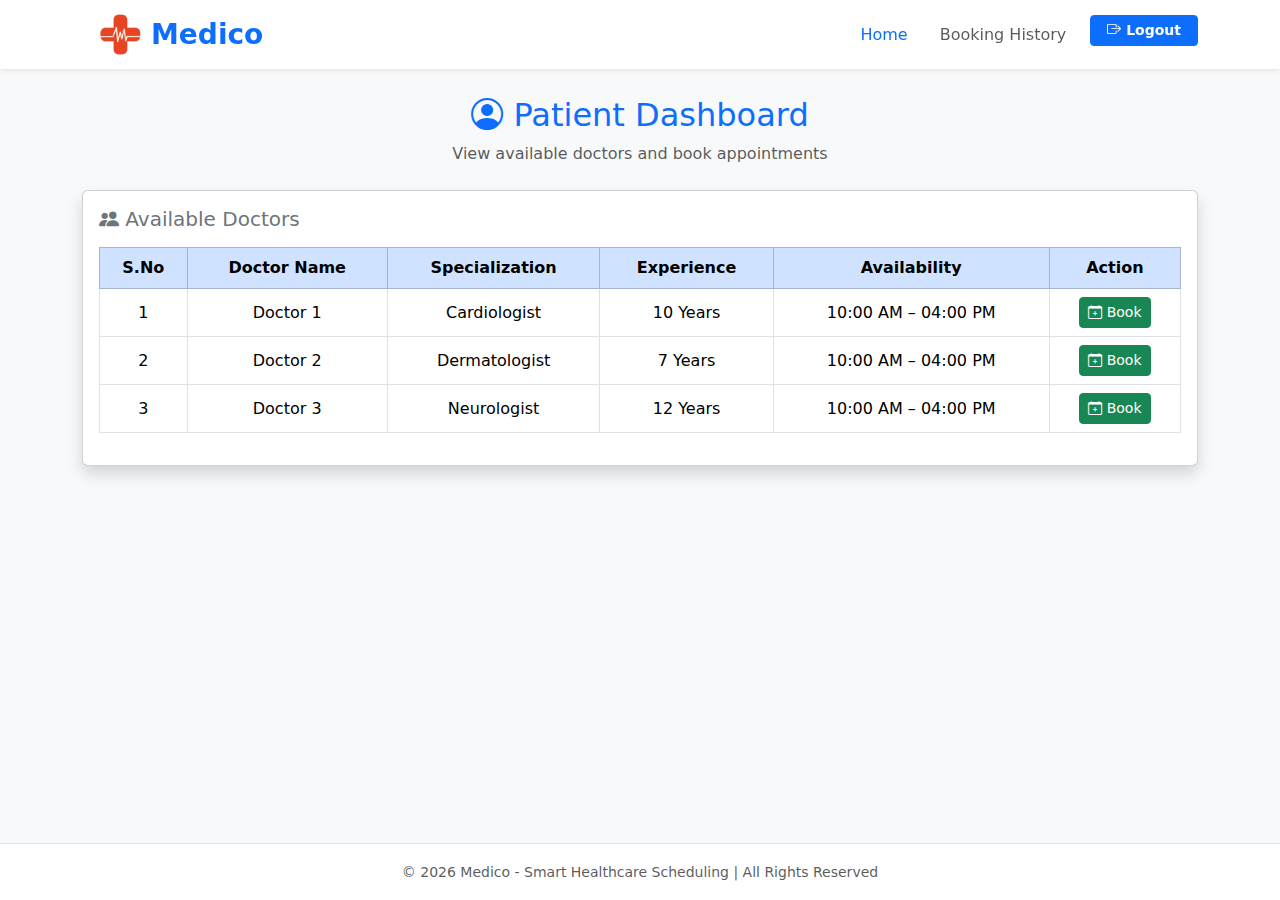
<file: PatientDashboard.html>
<!DOCTYPE html>
<html lang="en">
<head>
    <meta charset="UTF-8">
    <title>Patient Dashboard | Medico</title>
    <meta name="viewport" content="width=device-width, initial-scale=1">
    <link href="https://cdn.jsdelivr.net/npm/bootstrap@5.3.2/dist/css/bootstrap.min.css" rel="stylesheet">
    <link href="https://cdn.jsdelivr.net/npm/bootstrap-icons/font/bootstrap-icons.css" rel="stylesheet">
    <script src="https://cdn.jsdelivr.net/npm/bootstrap@5.3.2/dist/js/bootstrap.bundle.min.js"></script>
</head>
<body class="bg-light pt-5 d-flex flex-column min-vh-100">
<nav class="navbar navbar-expand-lg navbar-light bg-white shadow-sm fixed-top">
    <div class="container">
        <a class="navbar-brand d-flex align-items-center px-3 py-1 rounded" href="./PatientDashboard.html">
            <img src="./css/img/hospitallogo.png" width="45" alt="Medico Logo" class="me-2">
            <span class="fw-bold text-primary fs-3">Medico</span>
        </a>
        <button class="navbar-toggler" type="button" data-bs-toggle="collapse" data-bs-target="#patientNavbar">
            <span class="navbar-toggler-icon"></span>
        </button>
        <div class="collapse navbar-collapse" id="patientNavbar">
            <ul class="navbar-nav ms-lg-auto text-center gap-lg-3">
                <li class="nav-item"><a class="nav-link fw-medium active text-primary" href="./PatientDashboard.html">Home</a></li>
                <li class="nav-item"><a class="nav-link fw-medium" href="./Booking-history.html">Booking History</a></li>
                <li class="nav-item"><a class="btn btn-primary btn-sm px-3 fw-semibold" href="./LogoutSuccessful.html"><i class="bi bi-box-arrow-right"></i> Logout</a></li>
            </ul>
        </div>
    </div>
</nav>
<!-- DASHBOARD CONTENT -->
<div class="container my-5">
    <div class="mb-4 text-center">
        <h2 class="dashboard-title text-primary"><i class="bi bi-person-circle"></i> Patient Dashboard</h2>
        <p class="text-muted">View available doctors and book appointments</p>
    </div>
    <!-- AVAILABLE DOCTORS TABLE -->
    <div class="card shadow">
        <div class="card-body">
            <h5 class="mb-3 text-secondary"><i class="bi bi-people-fill"></i> Available Doctors</h5>
            <div class="table-responsive">
                <table class="table table-bordered table-hover text-center align-middle">
                    <thead class="table-primary">
                        <tr>
                            <th>S.No</th>
                            <th>Doctor Name</th>
                            <th>Specialization</th>
                            <th>Experience</th>
                            <th>Availability</th>
                            <th>Action</th>
                        </tr>
                    </thead>
                    <tbody>
                        <tr>
                            <td>1</td>
                            <td>Doctor 1</td>
                            <td>Cardiologist</td>
                            <td>10 Years</td>
                            <td>10:00 AM – 04:00 PM</td>
                            <td>
                                <a href="./Book-appointment.html" class="btn btn-success btn-sm"><i class="bi bi-calendar-plus"></i> Book</a>
                            </td>
                        </tr>
                        <tr>
                            <td>2</td>
                            <td>Doctor 2</td>
                            <td>Dermatologist</td>
                            <td>7 Years</td>
                            <td>10:00 AM – 04:00 PM</td>
                            <td>
                                <a href="./Book-appointment.html" class="btn btn-success btn-sm"><i class="bi bi-calendar-plus"></i> Book</a>
                            </td>
                        </tr>
                        <tr>
                            <td>3</td>
                            <td>Doctor 3</td>
                            <td>Neurologist</td>
                            <td>12 Years</td>
                            <td>10:00 AM – 04:00 PM</td>
                            <td>
                                <a href="./Book-appointment.html" class="btn btn-success btn-sm"><i class="bi bi-calendar-plus"></i> Book</a>
                            </td>
                        </tr>
                    </tbody>
                </table>
            </div>
        </div>
    </div>
</div>
<!-- FOOTER -->
<footer class="bg-white border-top text-center py-3 mt-auto">
    <small class="text-muted">
        © 2026 Medico - Smart Healthcare Scheduling | All Rights Reserved
    </small>
</footer>
</body>
</html>
</file>
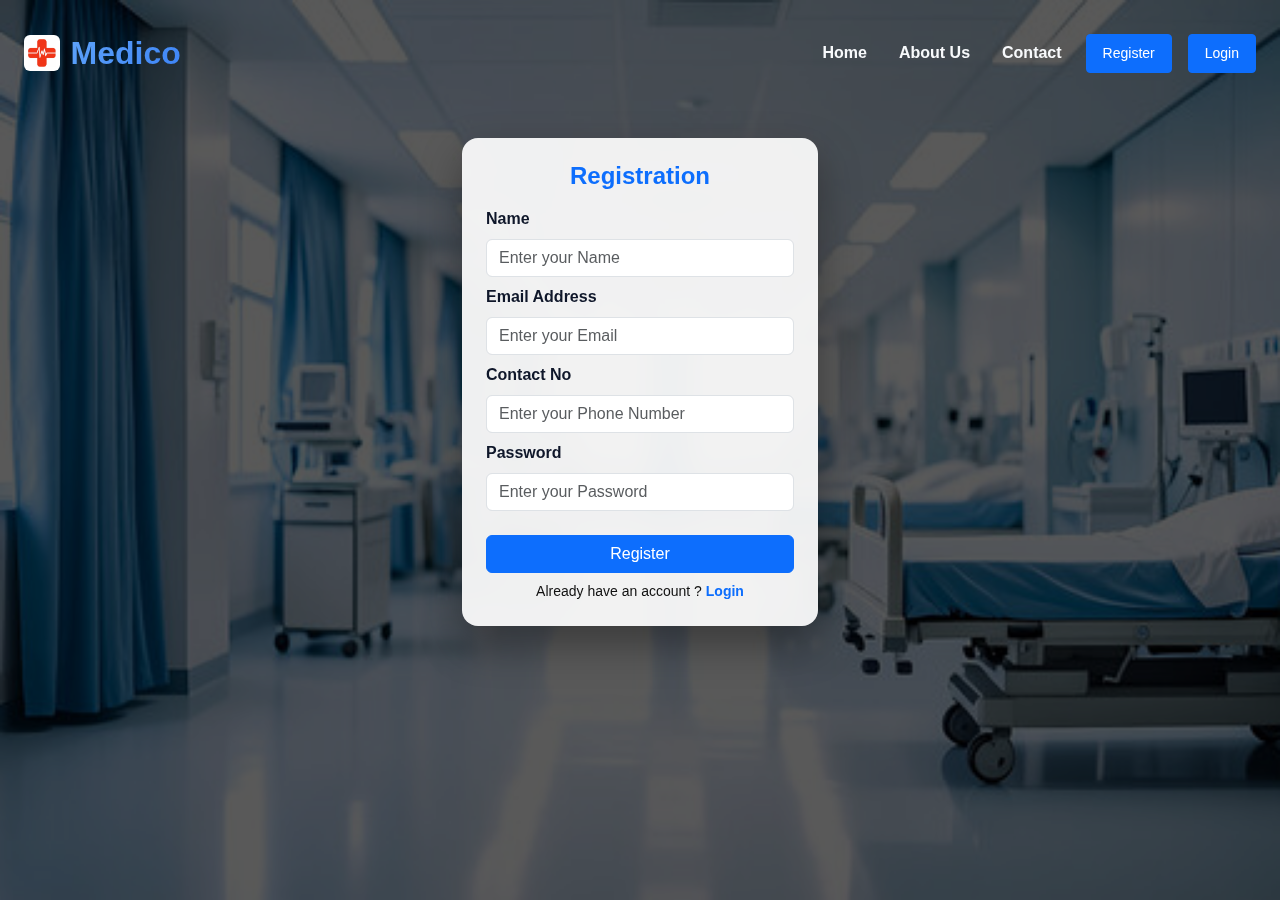
<file: Register.html>
<!DOCTYPE html>
<html lang="en">
<head>
  <meta charset="UTF-8">
  <title>Registration</title>
  <meta name="viewport" content="width=device-width, initial-scale=1">
  <link href="https://cdn.jsdelivr.net/npm/bootstrap@5.3.2/dist/css/bootstrap.min.css" rel="stylesheet">
  <link rel="stylesheet" href="./css/forms.css">
  <script src="https://cdn.jsdelivr.net/npm/bootstrap@5.3.2/dist/js/bootstrap.bundle.min.js"></script>
</head>
<body>
    <!-- NAVBAR -->
    <nav class="navbar navbar-expand-lg navbar-dark px-4 py-2">
        <a class="navbar-brand" href="./index.html">
            <img src="./css/img/logo.jpg" alt="Medico Logo">
            <span class="brand-text">Medico</span>
        </a>
        <button class="navbar-toggler" type="button" data-bs-toggle="collapse" data-bs-target="#navMenu">
            <span class="navbar-toggler-icon"></span>
        </button>
        <div class="collapse navbar-collapse" id="navMenu">
            <ul class="navbar-nav ms-auto gap-3 text-center align-items-center">
            <li class="nav-item"><a class="nav-link" href="./index.html">Home</a></li>
            <li class="nav-item"><a class="nav-link" href="./About.html">About Us</a></li>
            <li class="nav-item"><a class="nav-link" href="./Contact.html">Contact</a></li>
            <li class="nav-item"><a href="Register.html" class="btn btn-primary btn-sm px-3 py-2">Register</a></li>
            <li class="nav-item"><a href="Login.html" class="btn btn-primary btn-sm px-3 py-2">Login</a></li>
            </ul>
        </div>
    </nav>
    <!-- REGISTRATION SECTION -->
    <section class="d-flex align-items-center justify-content-center py-5">
        <div class="container">
            <div class="row justify-content-center">
                <div class="col-sm-10 col-md-6 col-lg-4">
                    <div class="glass-card p-4">
                        <h4 class="text-center fw-bold text-primary mb-3">Registration</h4>
                        <form action="./RegistrationSuceess.html">
                            <div class="mb-2">
                                <label class="form-label fw-semibold">Name</label>
                                <input type="text" class="form-control" placeholder="Enter your Name" required>
                            </div>
                            <div class="mb-2">
                                <label class="form-label fw-semibold">Email Address</label>
                                <input type="email" class="form-control" placeholder="Enter your Email" required>
                            </div>
                            <div class="mb-2">
                                <label class="form-label fw-semibold">Contact No</label>
                                <input type="tel" class="form-control" placeholder="Enter your Phone Number" required>
                            </div>
                            <div class="mb-4">
                                <label class="form-label fw-semibold">Password</label>
                                <input type="password" class="form-control" placeholder="Enter your Password" required>
                            </div>
                            <div class="d-grid mb-2">
                                <button type="submit" class="btn btn-primary">Register</button>
                            </div>
                            <div class="text-center small">
                                Already have an account ?
                                <a href="Login.html" class="fw-semibold text-decoration-none">Login</a>
                            </div>
                        </form>
                    </div>
                </div>
            </div>
        </div>
    </section>
</body>
</html>
</file>
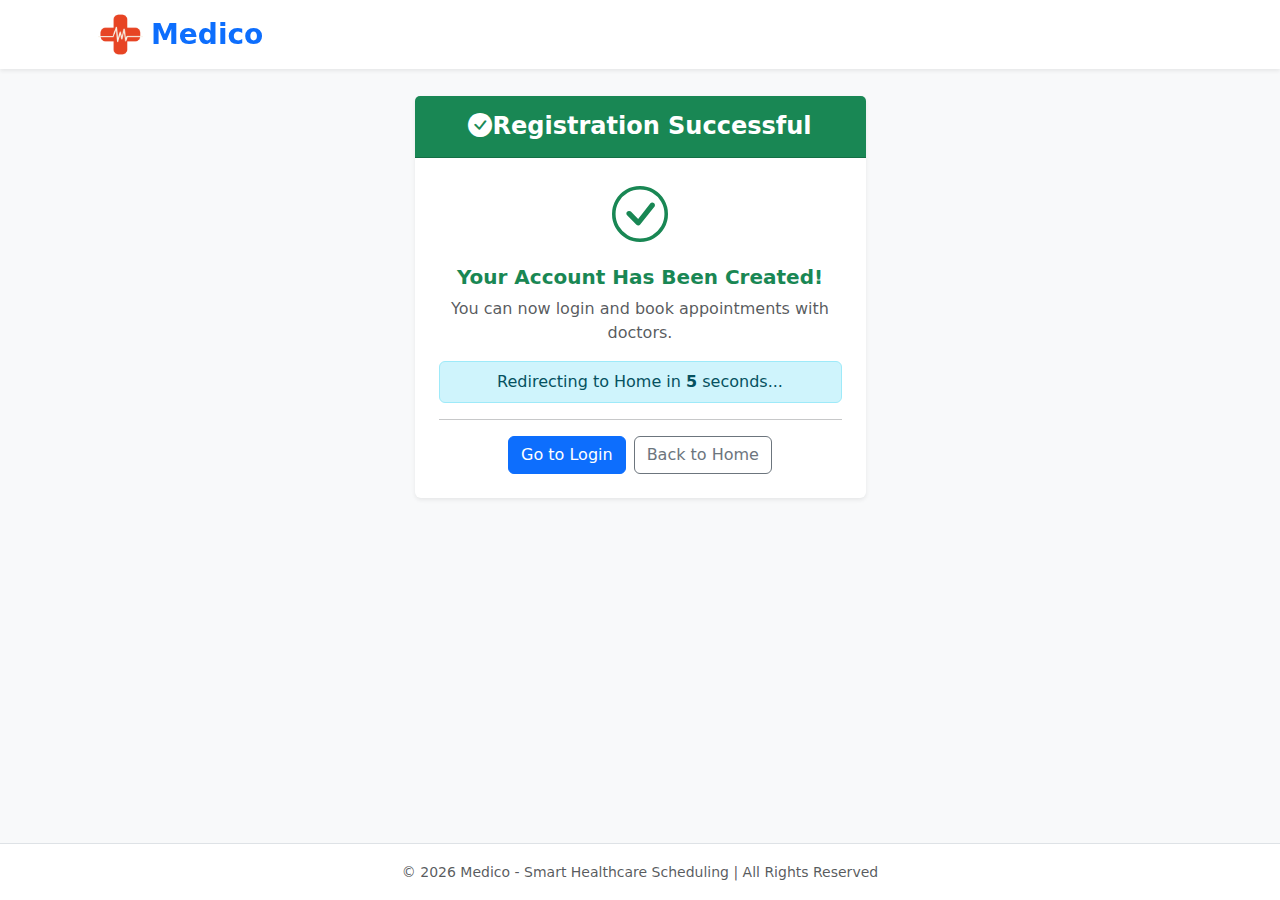
<file: RegistrationSuceess.html>
<!DOCTYPE html>
<html lang="en">
<head>
    <meta charset="UTF-8">
    <title>Registration Successful | Medico</title>
    <meta name="viewport" content="width=device-width, initial-scale=1">
    <link href="https://cdn.jsdelivr.net/npm/bootstrap@5.3.2/dist/css/bootstrap.min.css" rel="stylesheet">
    <link href="https://cdn.jsdelivr.net/npm/bootstrap-icons/font/bootstrap-icons.css" rel="stylesheet">
</head>
<body class="bg-light pt-5 d-flex flex-column min-vh-100">
<!-- NAVBAR -->
<nav class="navbar navbar-expand-lg navbar-light bg-white shadow-sm fixed-top">
    <div class="container">
        <a class="navbar-brand d-flex align-items-center px-3 py-1 rounded" href="./index.html">
            <img src="./css/img/hospitallogo.png" width="45" alt="Medico Logo" class="me-2">
            <span class="fw-bold text-primary fs-3">Medico</span>
        </a>
    </div>
</nav>
<!-- ================= CONTENT ================= -->
<div class="container py-4 mt-4">
    <div class="row justify-content-center">
        <div class="col-md-6 col-lg-5">
            <div class="card shadow-sm border-0">
                <!-- Header -->
                <div class="card-header bg-success text-white text-center py-3">
                    <h4 class="mb-0 fw-semibold"><i class="bi bi-check-circle-fill"></i>Registration Successful</h4>
                </div>
                <div class="card-body p-4 text-center">
                    <!-- Success Icon -->
                    <div class="mb-3 text-success">
                        <i class="bi bi-check-circle display-4"></i>
                    </div>
                    <h5 class="fw-semibold text-success">Your Account Has Been Created!</h5>
                    <p class="text-muted mb-3">You can now login and book appointments with doctors.</p>
                    <!-- Countdown Alert -->
                    <div class="alert alert-info py-2">
                        Redirecting to Home in
                        <strong><span id="countdown">5</span></strong> seconds...
                    </div>
                    <hr>
                    <!-- Buttons -->
                    <div class="d-grid gap-2 d-md-flex justify-content-md-center">
                        <a href="./Login.html" class="btn btn-primary">Go to Login</a>
                        <a href="./index.html" class="btn btn-outline-secondary">Back to Home</a>
                    </div>
                </div>
            </div>
        </div>
    </div>
</div>
<!-- ================= FOOTER ================= -->
<footer class="bg-white border-top text-center py-3 mt-auto">
    <small class="text-muted">
        © 2026 Medico - Smart Healthcare Scheduling | All Rights Reserved
    </small>
</footer>
<!-- Redirect Script -->
<script>
    let seconds = 5;
    const countdown = document.getElementById("countdown");
    const timer = setInterval(function () {
        seconds--;
        countdown.textContent = seconds;
        if (seconds <= 0) {
            clearInterval(timer);
            window.location.href = "./index.html";
        }
    }, 1000);
</script>
</body>
</html>
</file>
<file: css/index.css>
body{
  margin: 0;
  height: 100vh;
  padding-top: 1rem; 
  overflow-x: hidden;
  font-family: 'Inter', sans-serif;
}
.brand-text {
  font-size: 1.8rem;
  font-weight: 700;
  background: linear-gradient(135deg, #1e3a8a, #2563eb);
  background-clip: text;         
  -webkit-background-clip: text;
  -webkit-text-fill-color: transparent; 
  text-shadow: 0 1px 2px rgba(0,0,0,0.1);
  letter-spacing: 0.5px;
} 
.navbar-nav .nav-link {
  font-weight: 600;    
  font-size: 1.05rem; 
  letter-spacing: 0.4px;   
}
.navbar .btn {
  font-weight: 600;
  letter-spacing: 0.3px;
}
.wel-box {
  background:linear-gradient(120deg, rgba(20,184,166,0.50), rgba(30,58,138,0.50)), url("./img/heroImage.png");
  background-size: cover;
  background-position: center;
  background-repeat: no-repeat;
  min-height: 85vh;
  display: flex;
  align-items: center;
  padding: 60px 0;
}
.stat-card {
  background: white;
  padding: 40px 20px;
  border-radius: 15px;
  box-shadow: 0 5px 15px rgba(0,0,0,0.08);
  transition: all 0.3s ease;
}
.stat-card:hover {
  transform: translateY(-5px);
  box-shadow: 0 10px 25px rgba(0,0,0,0.12);
}
.stat-number {
  font-size: 2.8rem;
  font-weight: 700;
  color: #14b8a6; /* premium teal */
  margin-bottom: 10px;
}
.stat-text {
  font-size: 1.1rem;
  color: #555;
  margin: 0;
}
.feature-card {
  background: white;
  border-radius: 15px;
  overflow: hidden;
  box-shadow: 0 5px 15px rgba(0,0,0,0.08);
  transition: all 0.3s ease;
  height: 100%;
}
.feature-card:hover {
  transform: translateY(-8px);
  box-shadow: 0 10px 25px rgba(0,0,0,0.12);
}
.feature-card img {
    width: 100%;
    height: 220px;
    object-fit: cover;
    object-position: center top;
}
.service-card {
  background: #fff;
  border-radius: 12px;
  overflow: hidden;
  box-shadow: 0 4px 12px rgba(0,0,0,0.08);
  transition: transform 0.3s ease;
}
.service-card:hover {
  transform: translateY(-8px);
}
.service-img {
  width: 100%;
  height: 240px;
  object-fit: cover;
  object-position: center;
}
.about-box, .contact-box {
  height: 55vh;
  background: linear-gradient(rgba(0,0,0,0.45), rgba(0,0,0,0.45)),url("./img/HospitalBuilding.png");
  background-size: cover;
  background-position: center;
  background-repeat: no-repeat;
}
.doctor-img {
  width: 180px;
  height: 180px;
  border-radius: 50%;
  object-fit: cover;
  object-position: center;
  border: 4px solid #fff;
  box-shadow: 0 4px 12px rgba(0,0,0,0.15);
}
.contact-card {
  border-radius: 12px;
  background: #ffffff;
  box-shadow: 0 8px 25px rgba(0,0,0,0.08);
  transition: 0.3s ease;
}
.contact-card:hover {
  transform: translateY(-5px);
}
.contact-icon {
  width: 45px;
  height: 45px;
  background-color: #0d6efd;
  color: #fff;
  display: flex;
  align-items: center;
  justify-content: center;
  border-radius: 50%;
  font-size: 18px;
}
.form-control {
  border-radius: 8px;
  padding: 10px;
}
.footer {
  text-align: center;
  padding: 24px;
  background-color: whitesmoke;
  color: black;
}
</file>
<file: css/forms.css>
body {
      margin: 0;
      padding-top: 1rem;
      min-height: 100vh;
      font-family: 'Inter', sans-serif;
      background: url('./img/Backg.jpeg') center / cover no-repeat fixed;
      color: #fff;
    }
    body::before {
      content: "";
      position: fixed;
      inset: 0;
      background: rgba(0, 0, 0, 0.65);
      z-index: -1;
    }
    .navbar-nav .nav-link {
      font-weight: 600;
      color: #f8fafc !important;
    }
    .navbar-brand {
      display: flex;
      align-items: center;
      gap: 10px;
    }
    .navbar-brand img {
      height: 36px;
      width: auto;
      object-fit: contain;
      backdrop-filter: blur(10px);
      background-color: #fff;
      padding: 4px;
      border-radius: 6px;
    }
    .brand-text {
      font-size: 2rem;
      font-weight: 700;
      background: linear-gradient(135deg, #60a5fa, #3b82f6);
      -webkit-background-clip: text;
      background-clip: text;
      -webkit-text-fill-color: transparent;
    }
    .glass-card {
      background: rgba(255, 255, 255, 0.92);
      backdrop-filter: blur(10px);
      border-radius: 1rem;
      color: #111;
      box-shadow: 0 18px 40px rgba(0, 0, 0, 0.35);
    }
    .glass-card label {
      color: #0f172a;
    }
</file>
